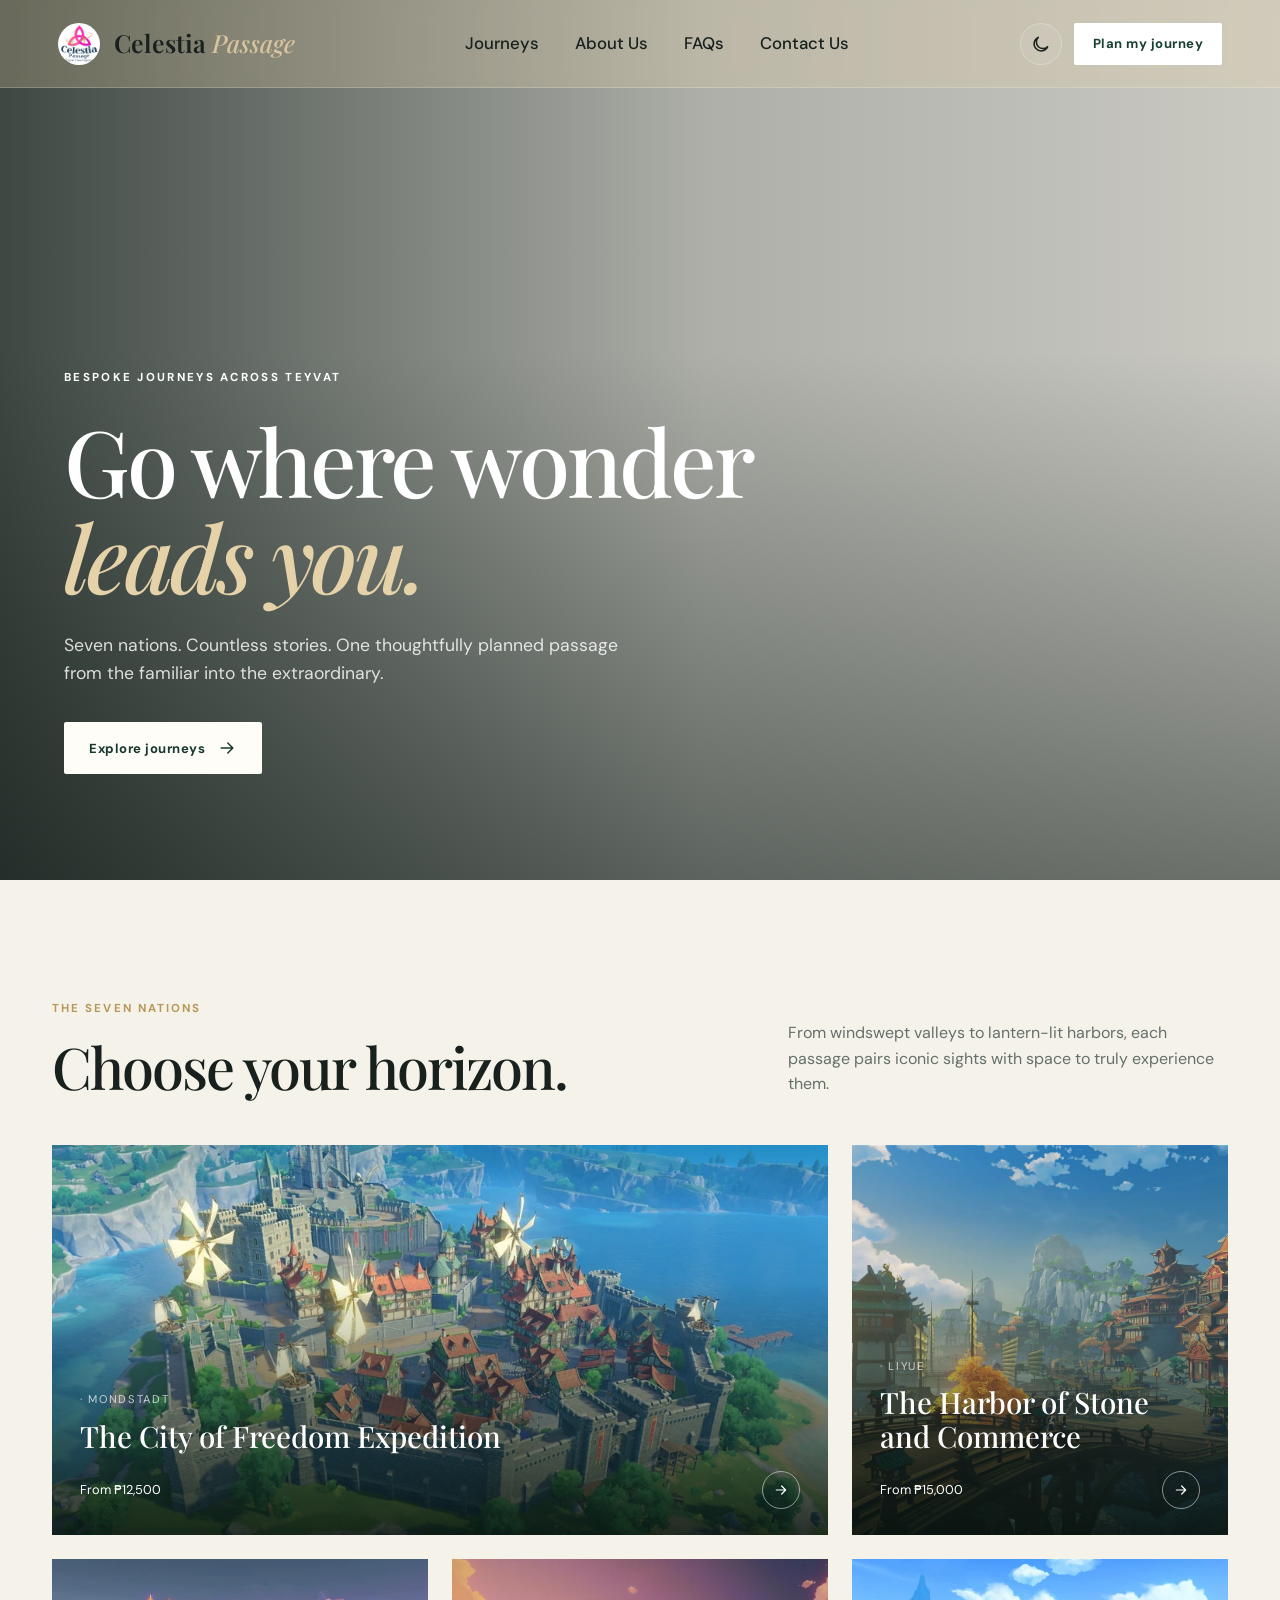
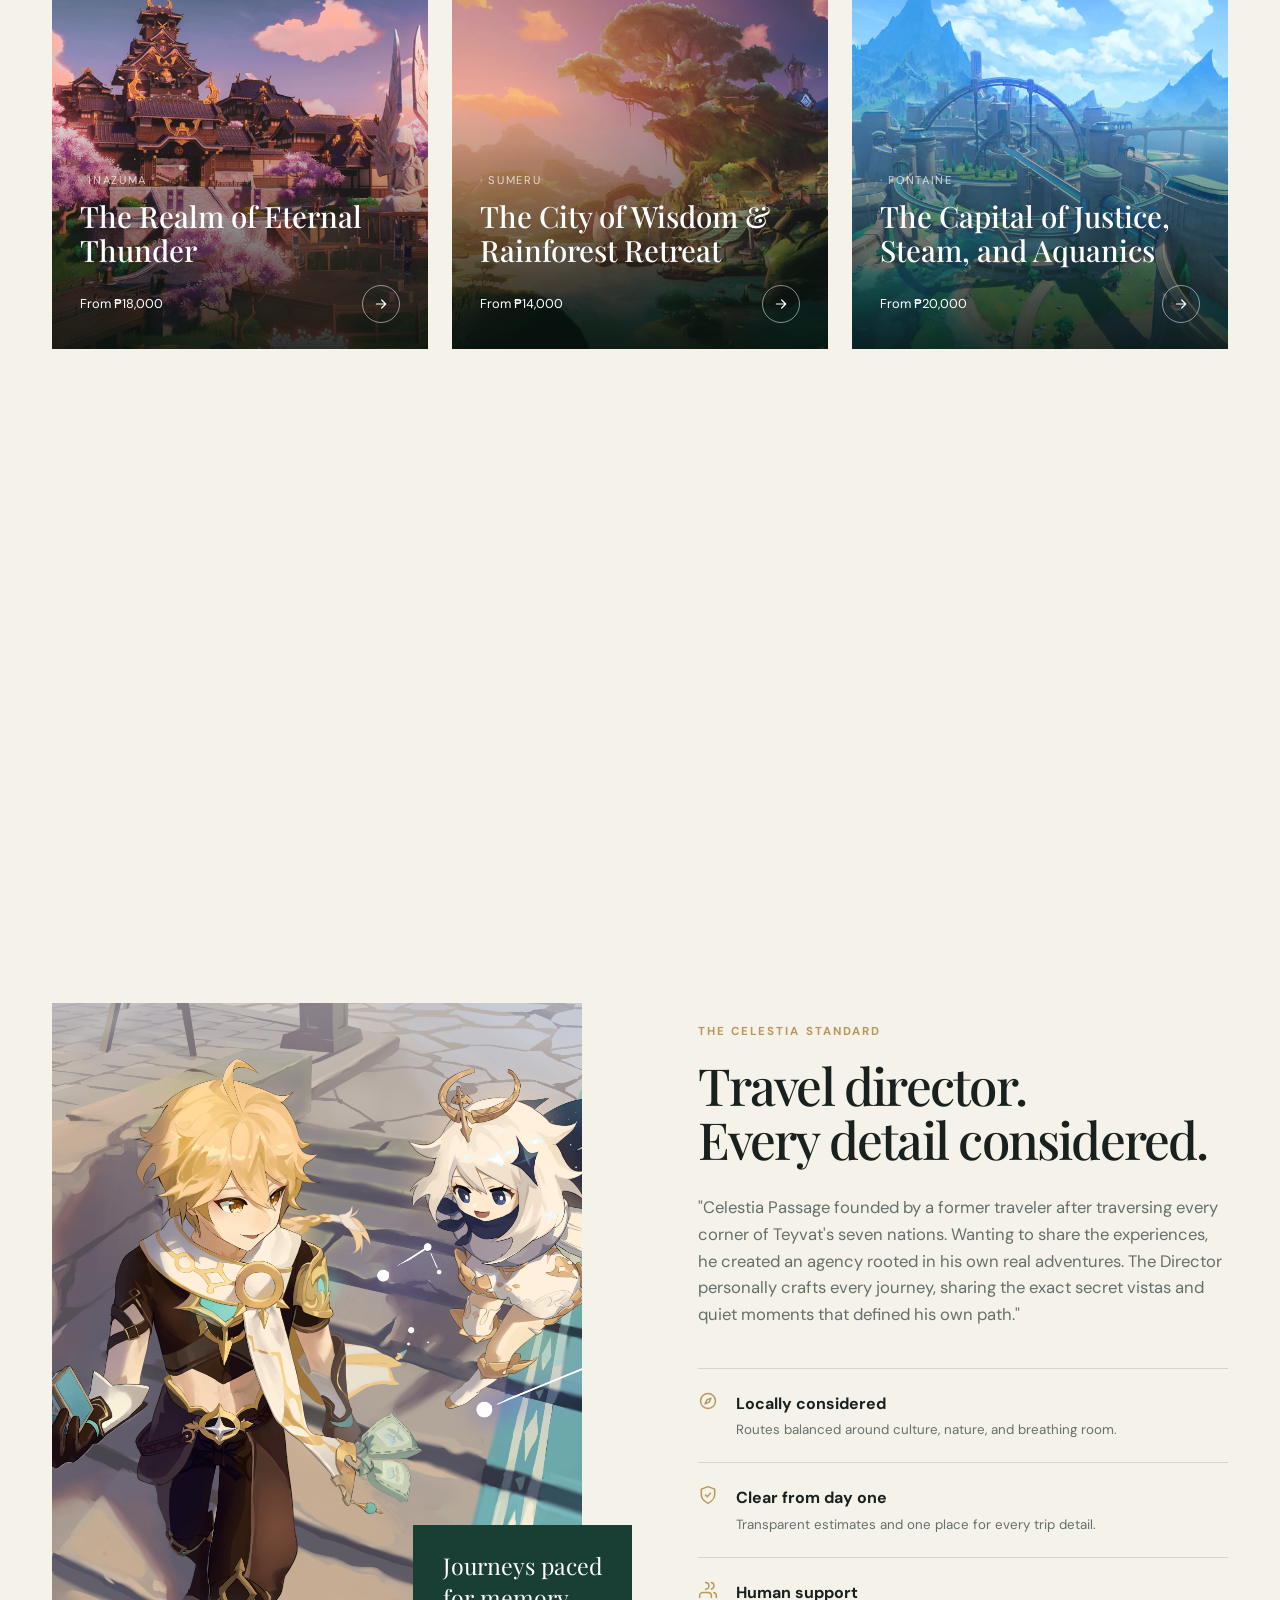
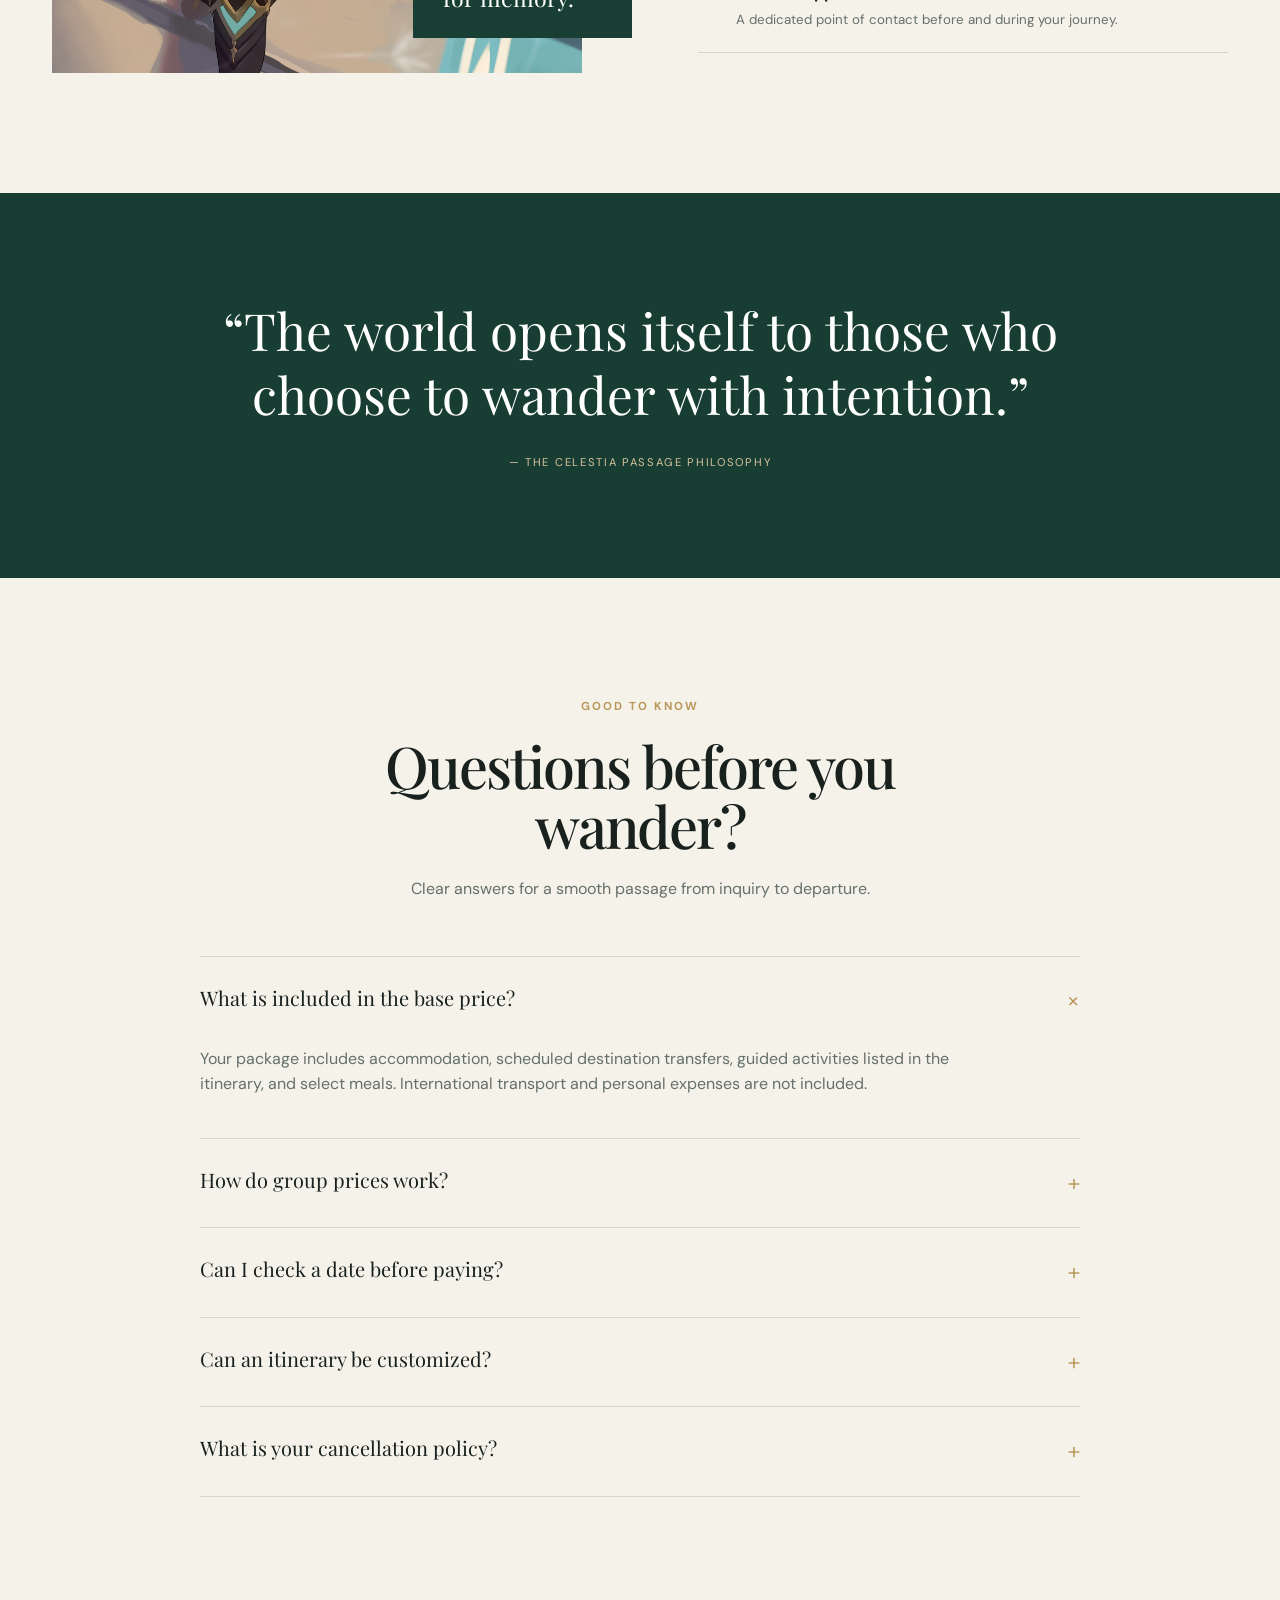
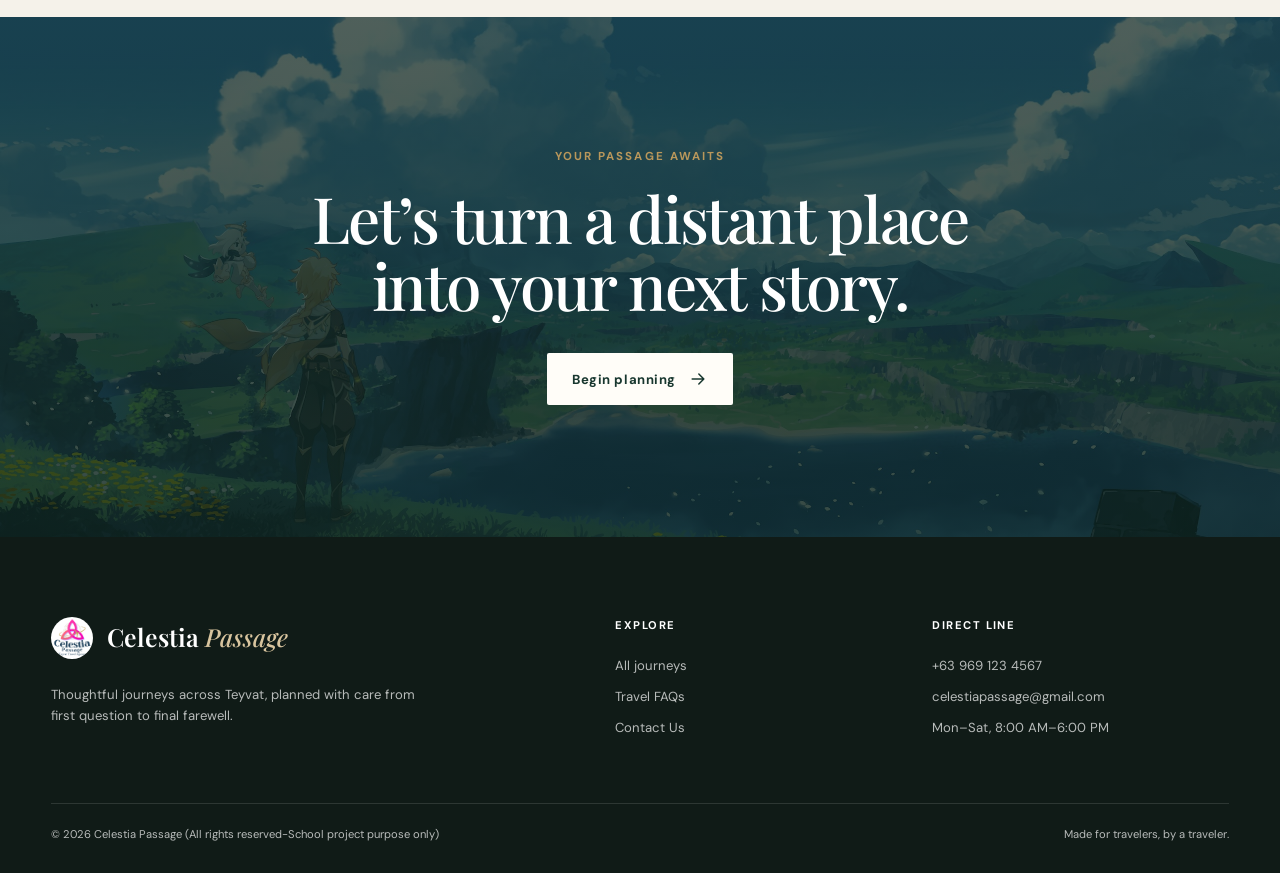
<file: CelestiaPassage/templates/index.html>
<!doctype html>
<html lang="en">
  <head>
    <meta charset="UTF-8" />
    <meta name="viewport" content="width=device-width, initial-scale=1.0" />
    <meta name="description" content="Curated journeys across the seven nations of Teyvat with Celestia Passage." />
    <title>Celestia Passage - Journeys Beyond the Horizon</title>
    <link rel="icon" type="image/png" href="../static/images/CPlogom.png">
    <link rel="preconnect" href="https://fonts.googleapis.com" />
    <link rel="preconnect" href="https://fonts.gstatic.com" crossorigin />
    <link href="https://fonts.googleapis.com/css2?family=DM+Sans:wght@400;500;600;700&family=Playfair+Display:wght@500;600&display=swap" rel="stylesheet" />
    <link rel="stylesheet" href="../static/css/styles.css" />
    <script type="module" src="../static/js/script.js"></script>
  </head>
  <body data-page="home">
    <div id="app"></div>
  </body>
</html>
</file>
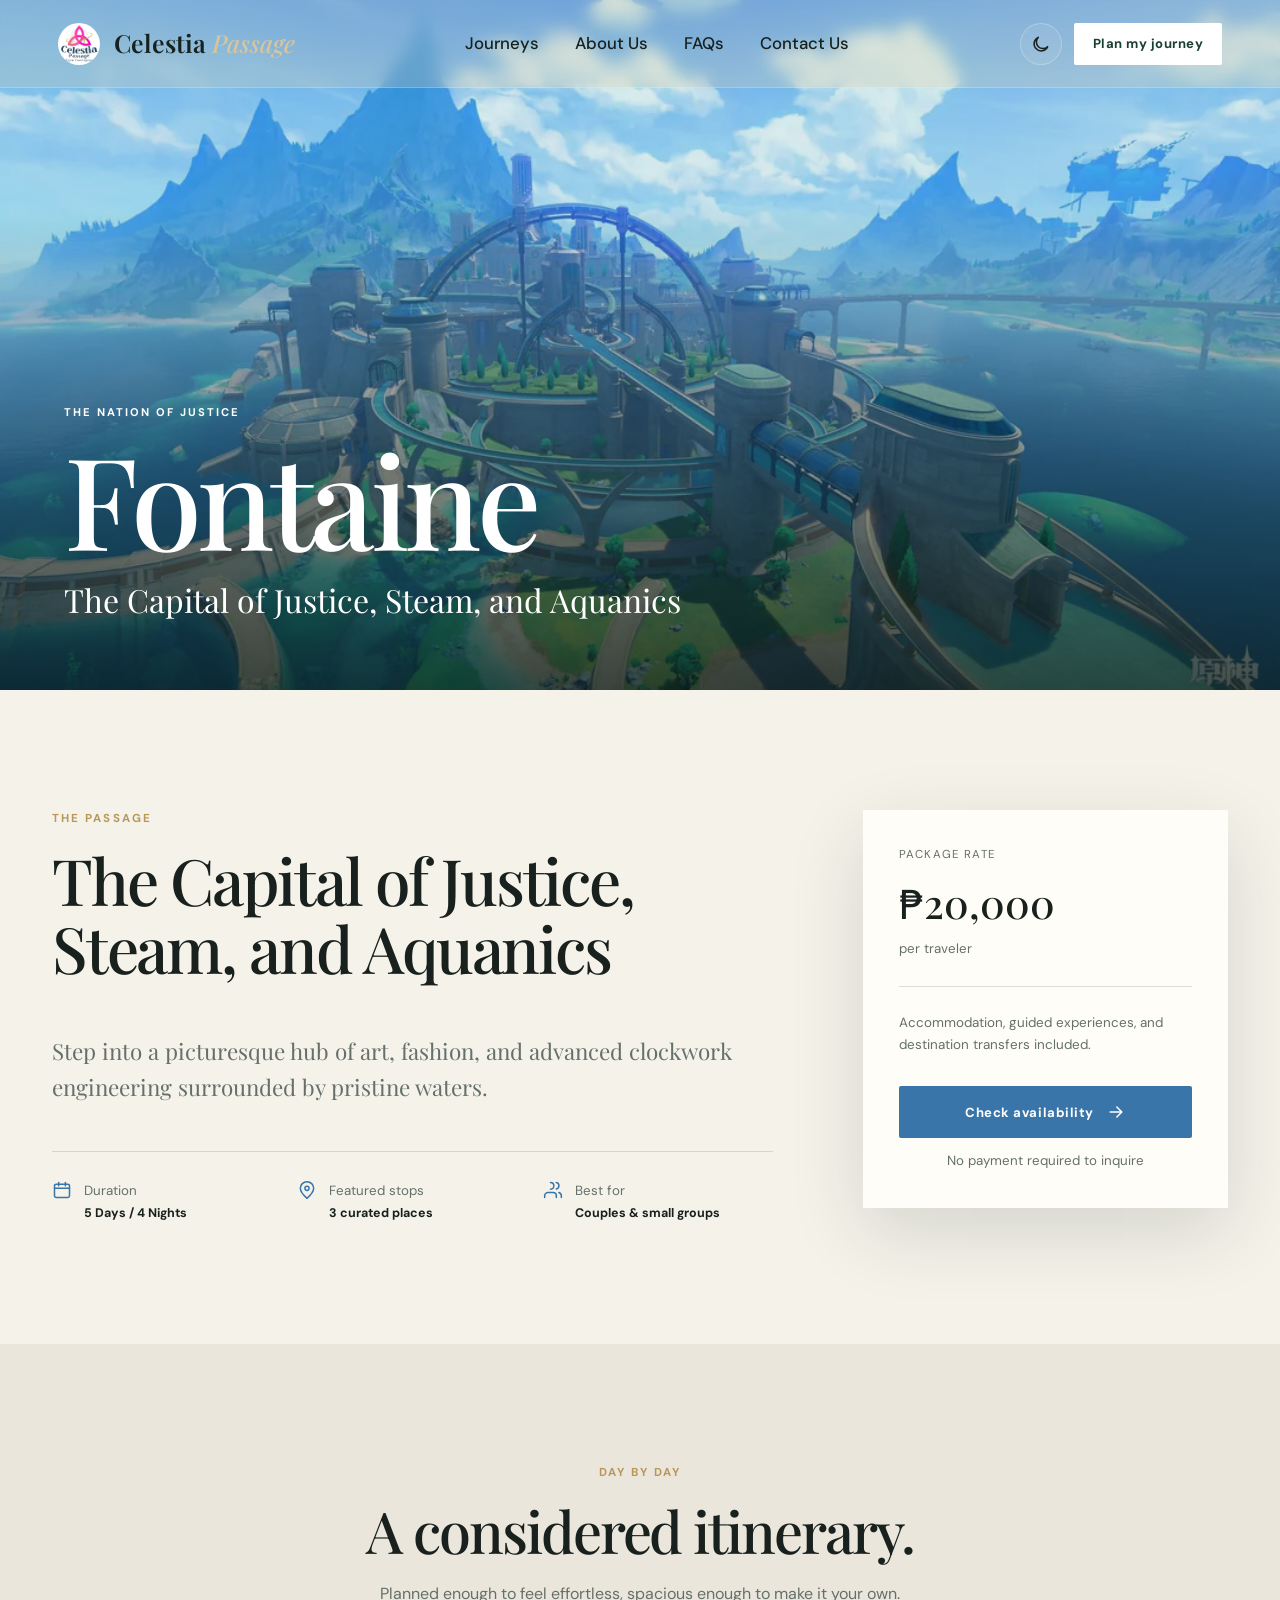
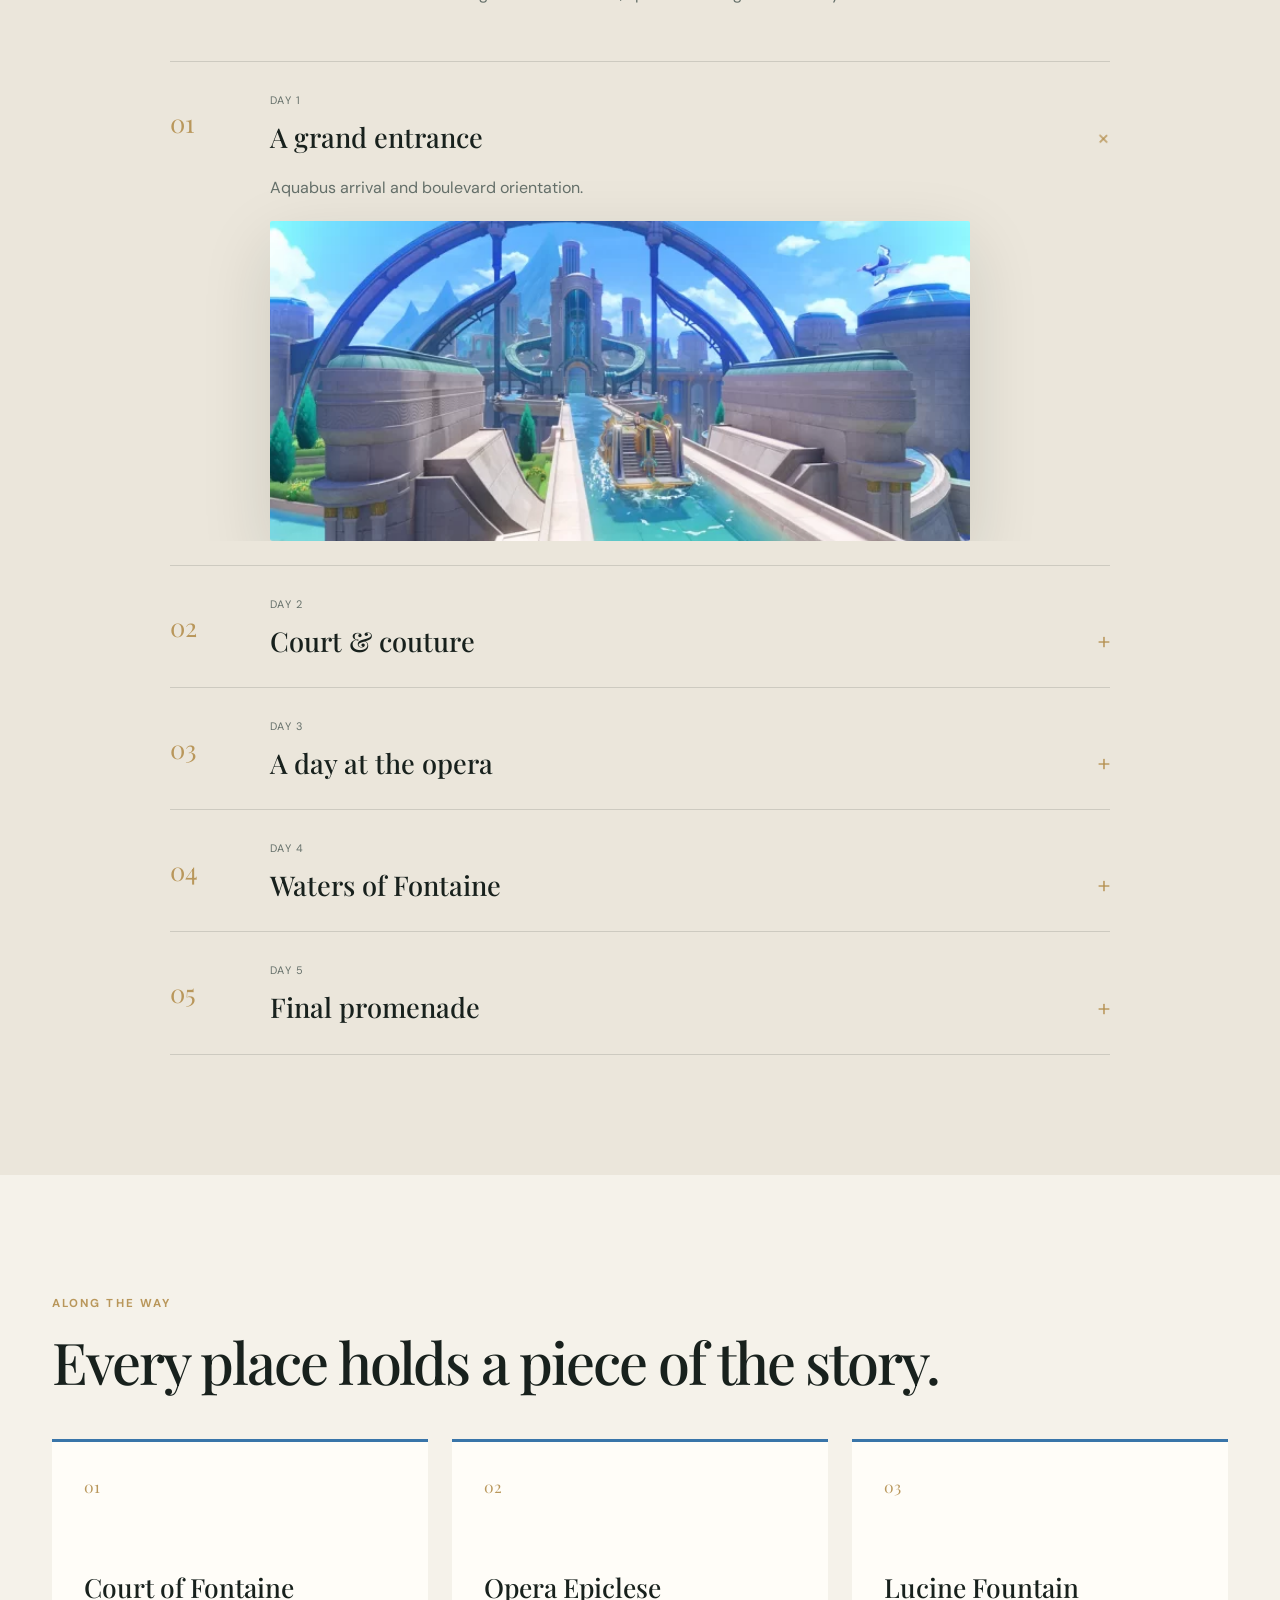
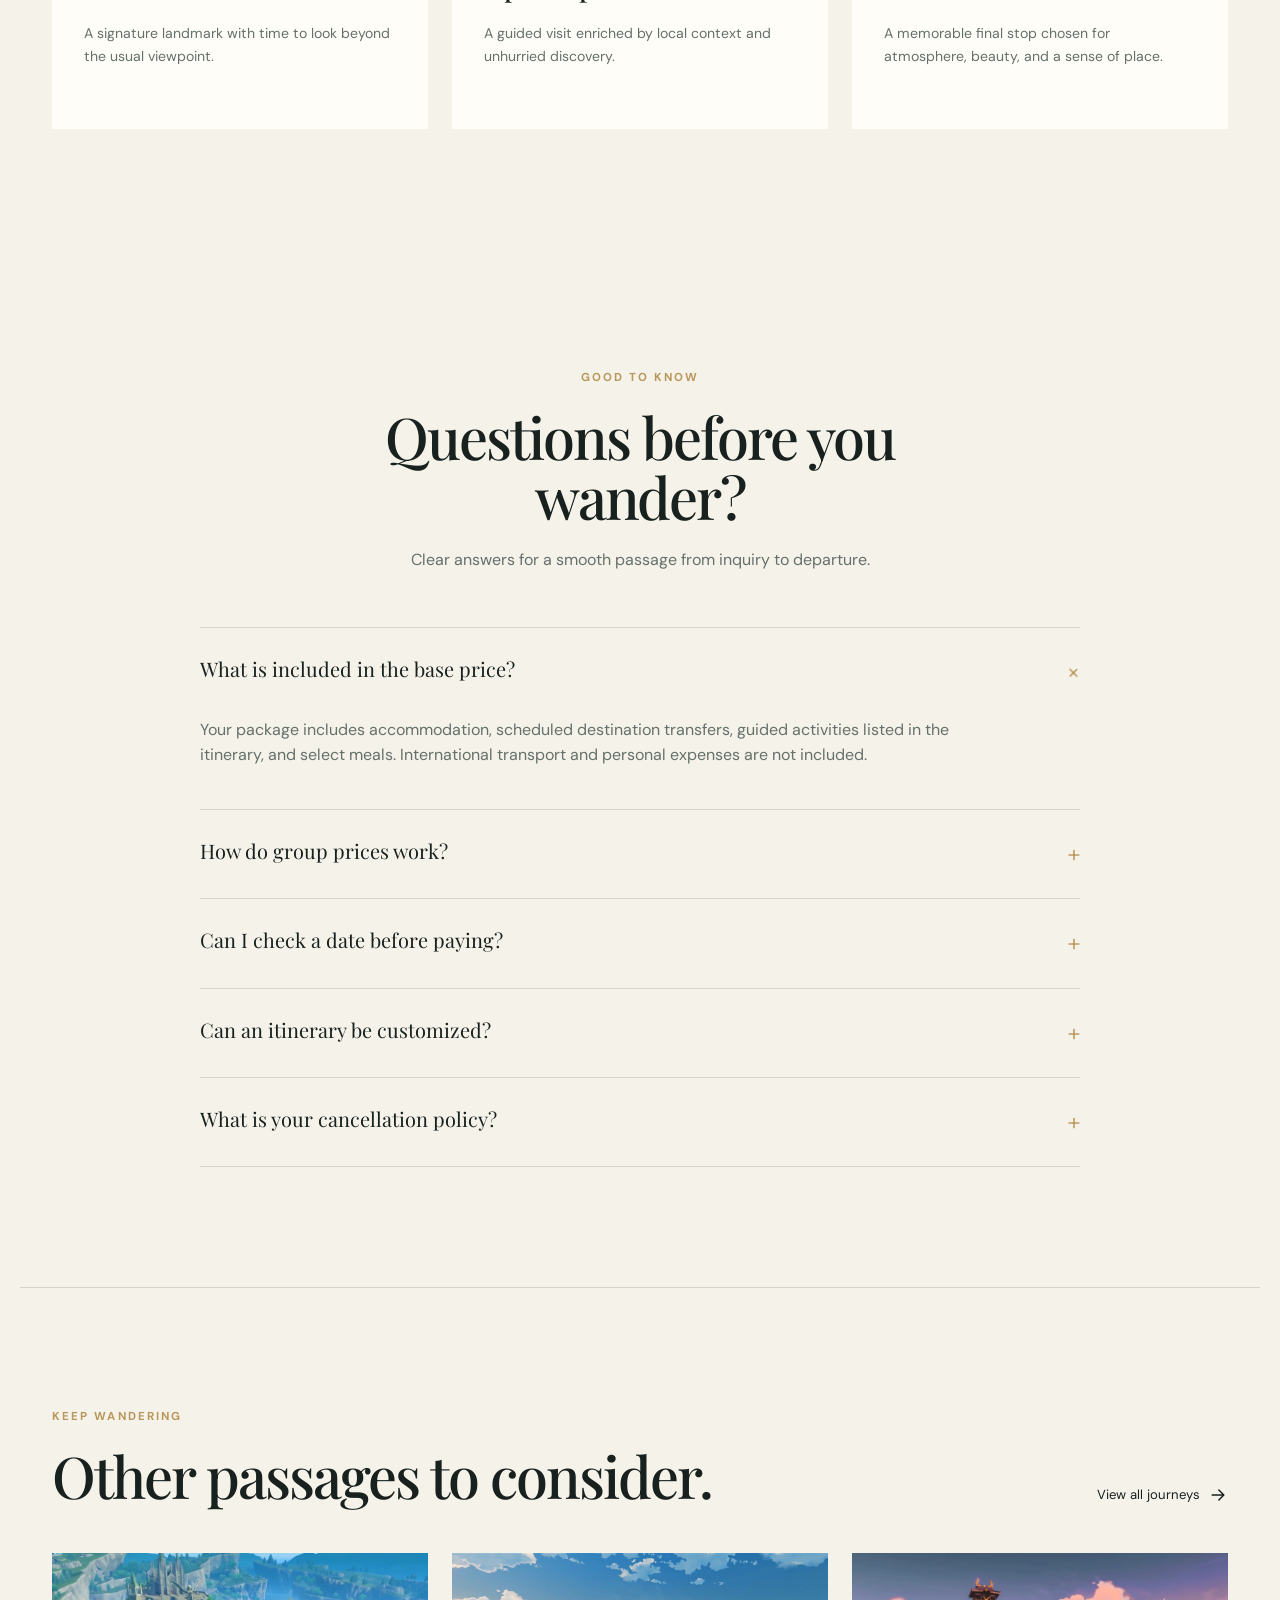
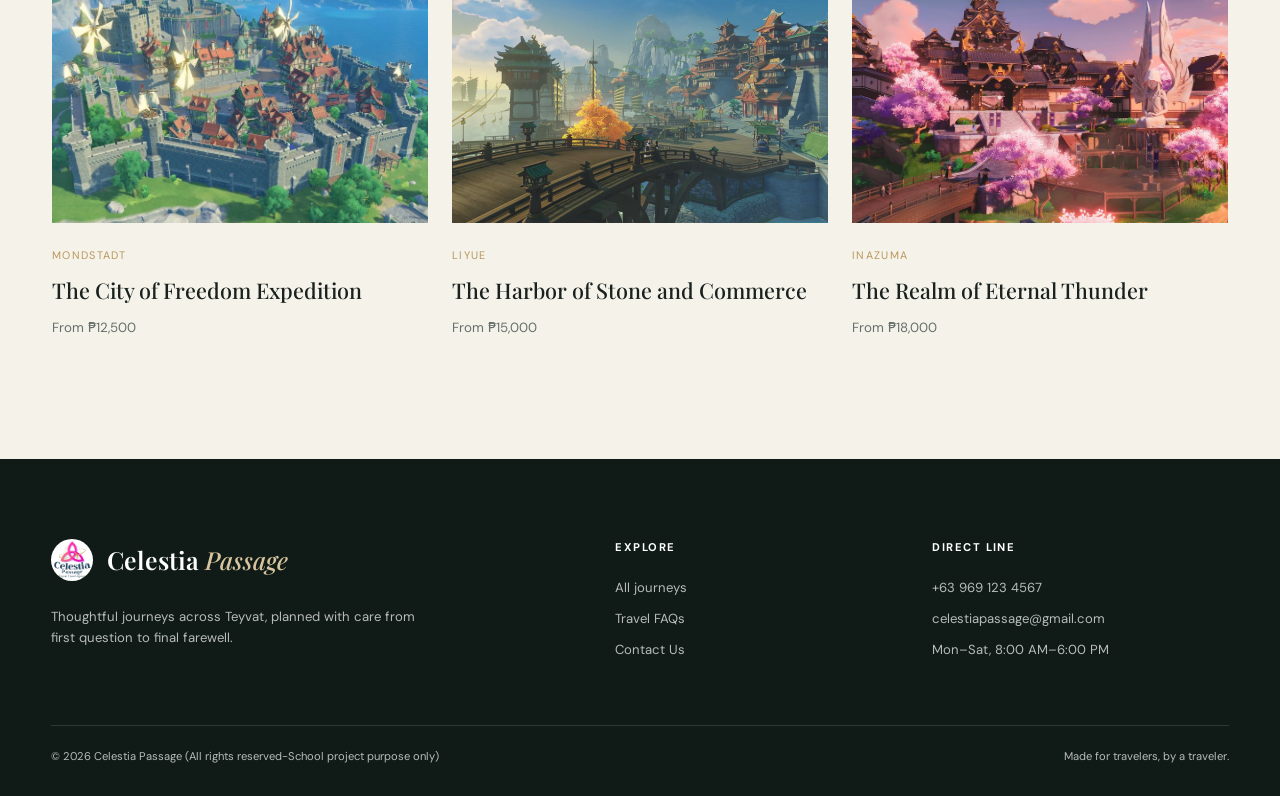
<file: CelestiaPassage/templates/fontaine.html>
<!doctype html>
<html lang="en">
  <head>
    <meta charset="UTF-8" />
    <meta name="viewport" content="width=device-width, initial-scale=1.0" />
    <meta name="description" content="Explore Fontaine with Celestia Passage." />
    <title>Fontaine - Celestia Passage</title>
    <link rel="icon" type="image/png" href="../static/images/CPlogom.png">
    <link rel="preconnect" href="https://fonts.googleapis.com" />
    <link rel="preconnect" href="https://fonts.gstatic.com" crossorigin />
    <link href="https://fonts.googleapis.com/css2?family=DM+Sans:wght@400;500;600;700&family=Playfair+Display:wght@500;600&display=swap" rel="stylesheet" />
    <link rel="stylesheet" href="../static/css/styles.css" />
    <script type="module" src="../static/js/script.js"></script>
  </head>
  <body data-page="nation" data-nation="fontaine">
    <div id="app"></div>
  </body>
</html>
</file>
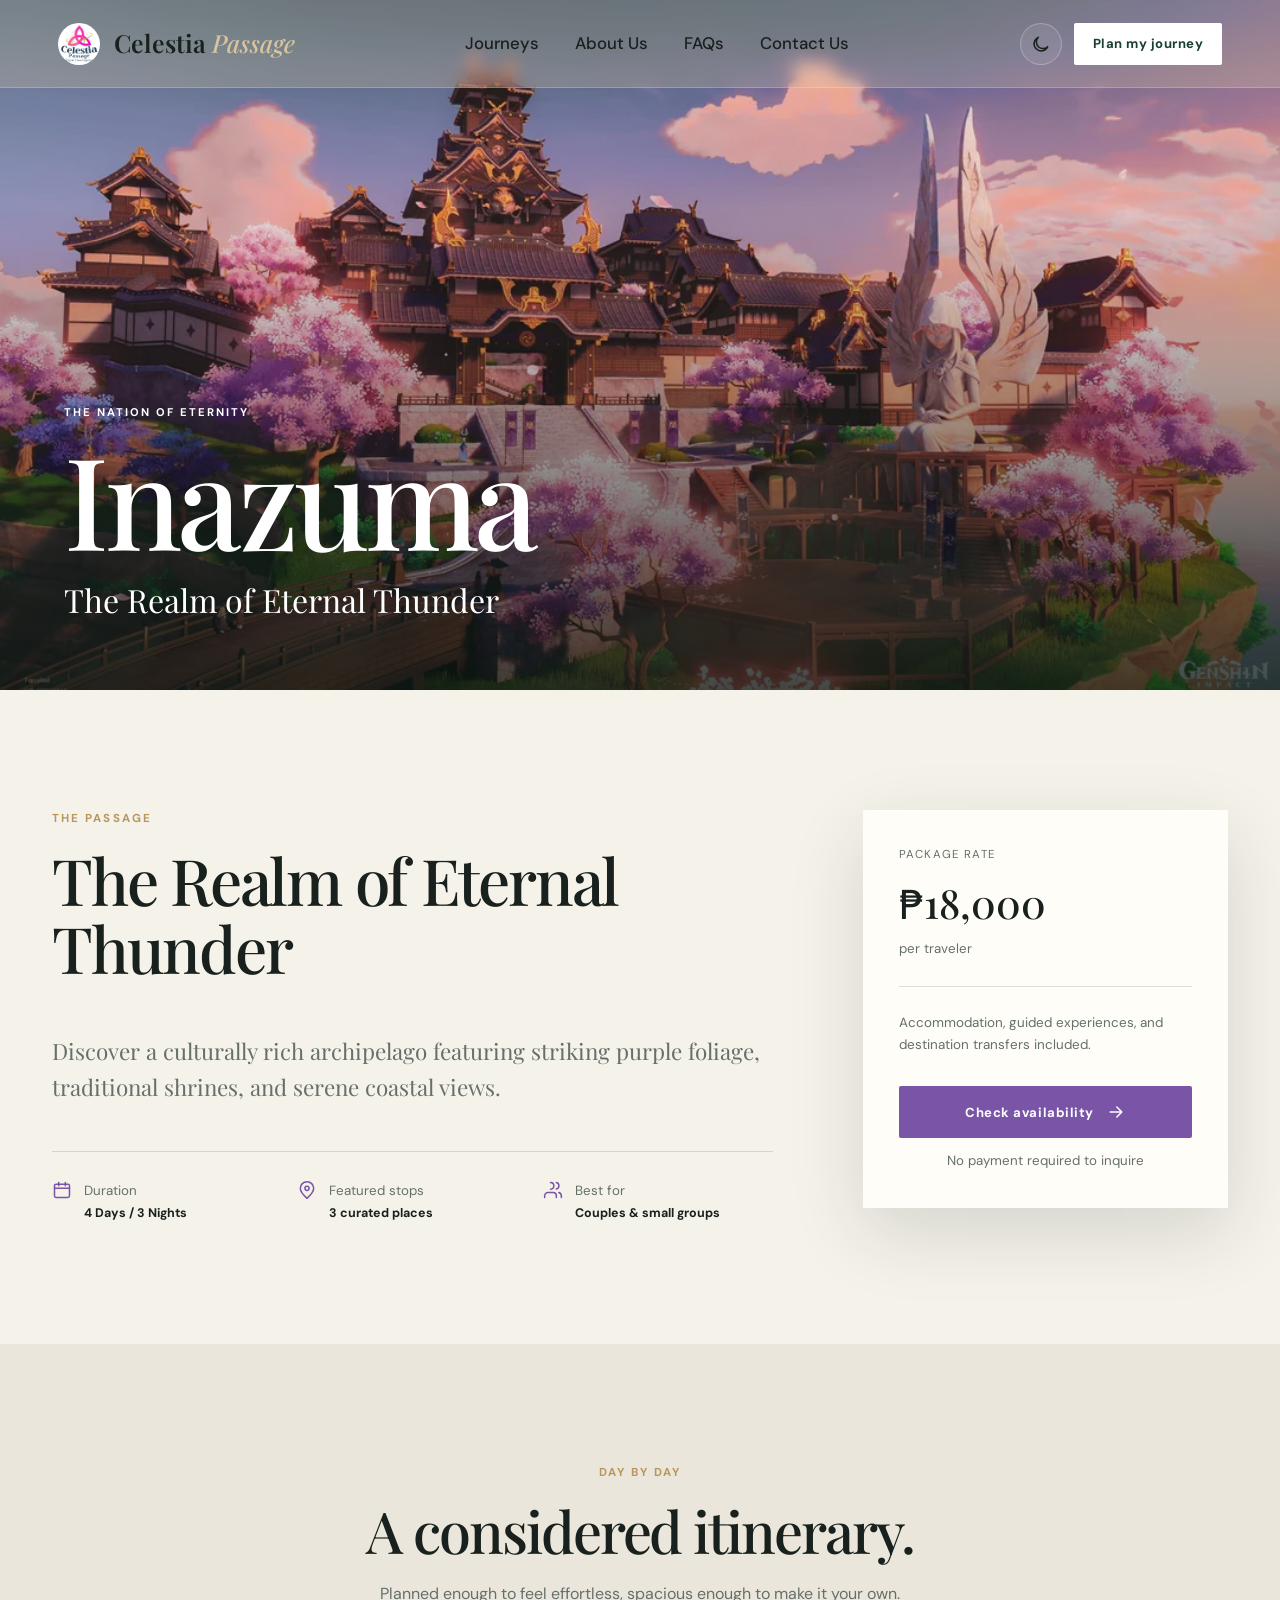
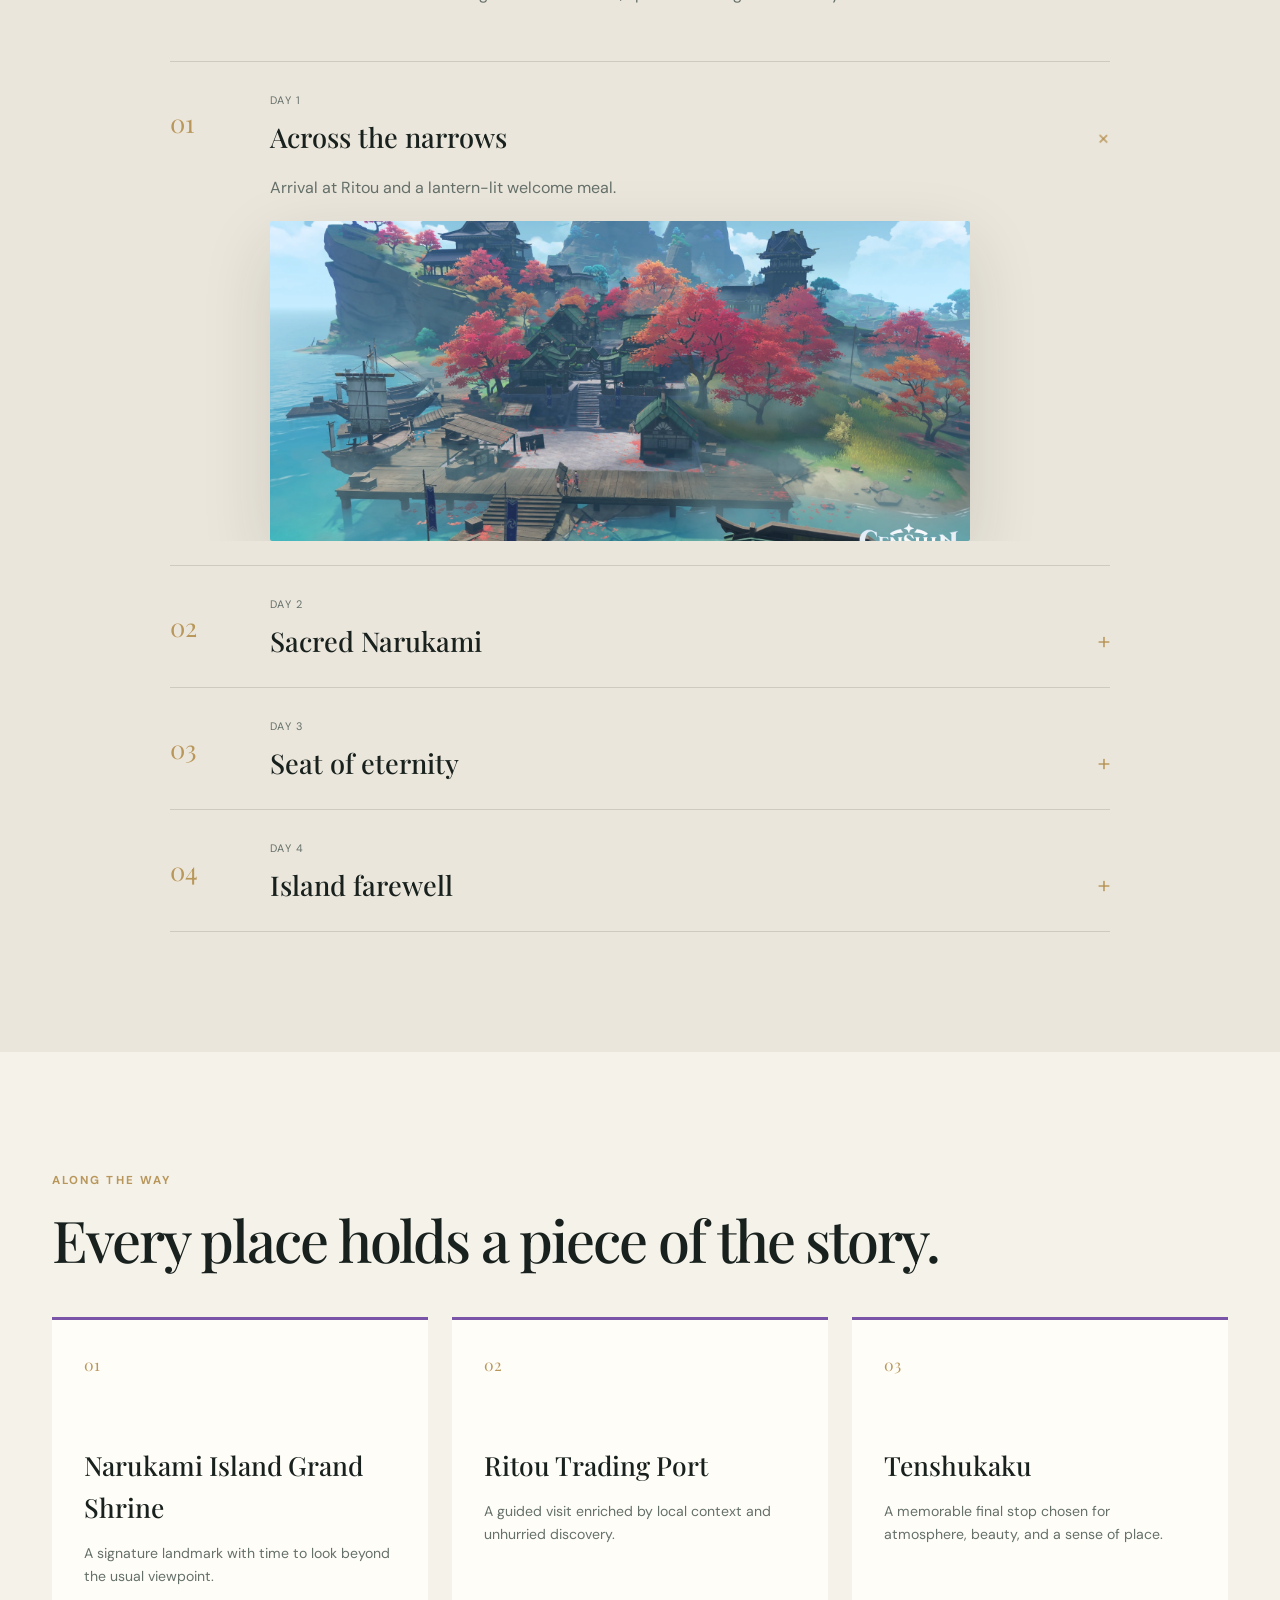
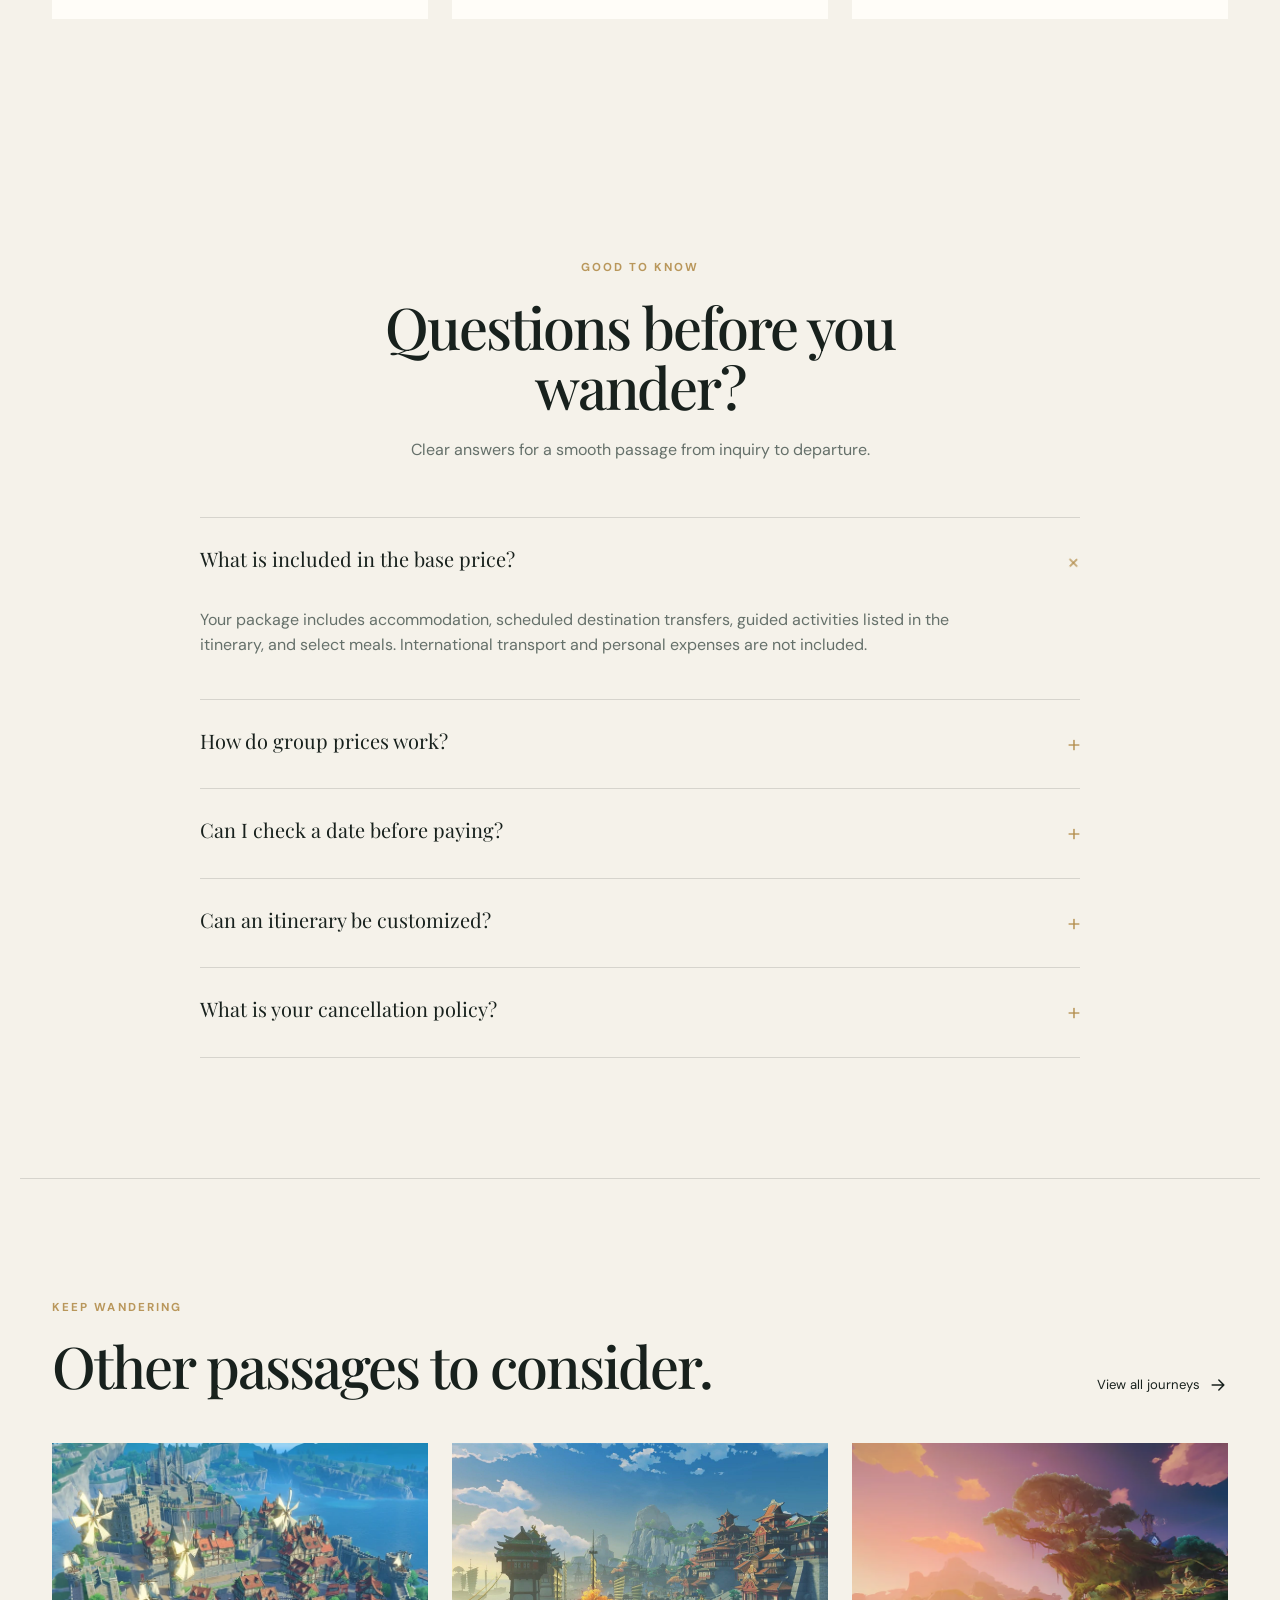
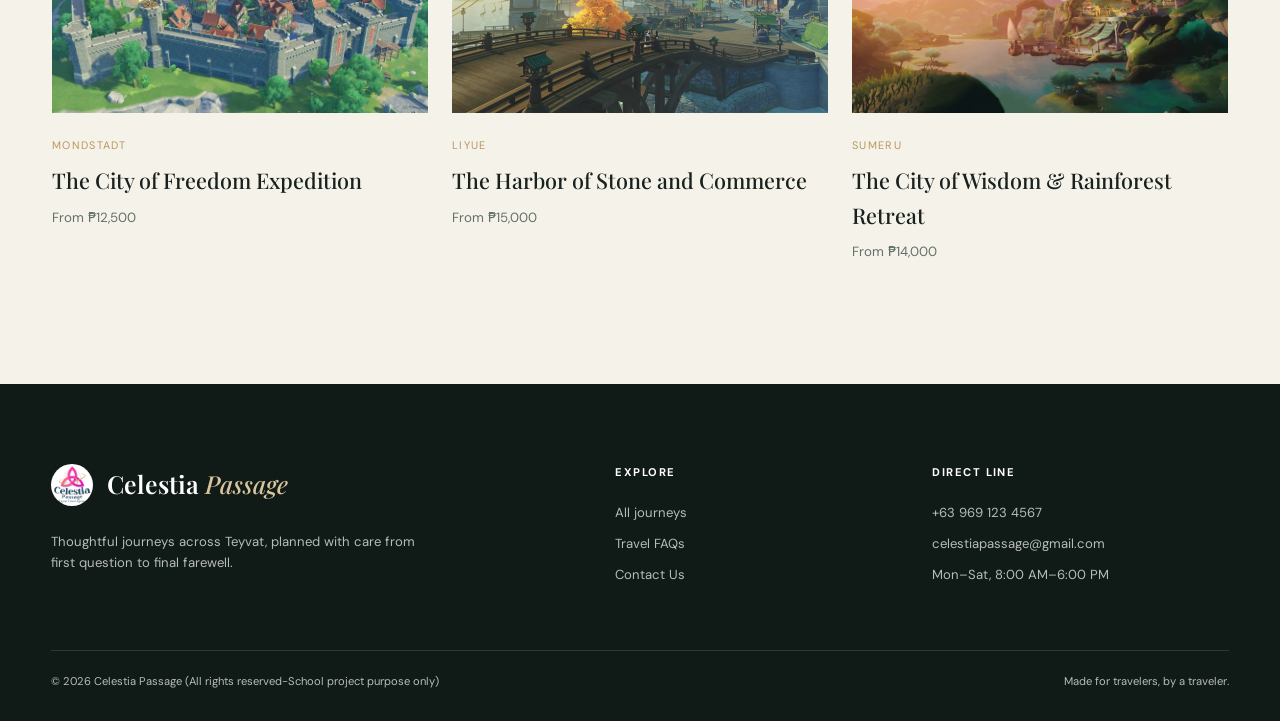
<file: CelestiaPassage/templates/inazuma.html>
<!doctype html>
<html lang="en">
  <head>
    <meta charset="UTF-8" />
    <meta name="viewport" content="width=device-width, initial-scale=1.0" />
    <meta name="description" content="Explore Inazuma with Celestia Passage." />
    <title>Inazuma - Celestia Passage</title>
    <link rel="icon" type="image/png" href="../static/images/CPlogom.png">
    <link rel="preconnect" href="https://fonts.googleapis.com" />
    <link rel="preconnect" href="https://fonts.gstatic.com" crossorigin />
    <link href="https://fonts.googleapis.com/css2?family=DM+Sans:wght@400;500;600;700&family=Playfair+Display:wght@500;600&display=swap" rel="stylesheet" />
    <link rel="stylesheet" href="../static/css/styles.css" />
    <script type="module" src="../static/js/script.js"></script>
  </head>
  <body data-page="nation" data-nation="inazuma">
    <div id="app"></div>
  </body>
</html>
</file>
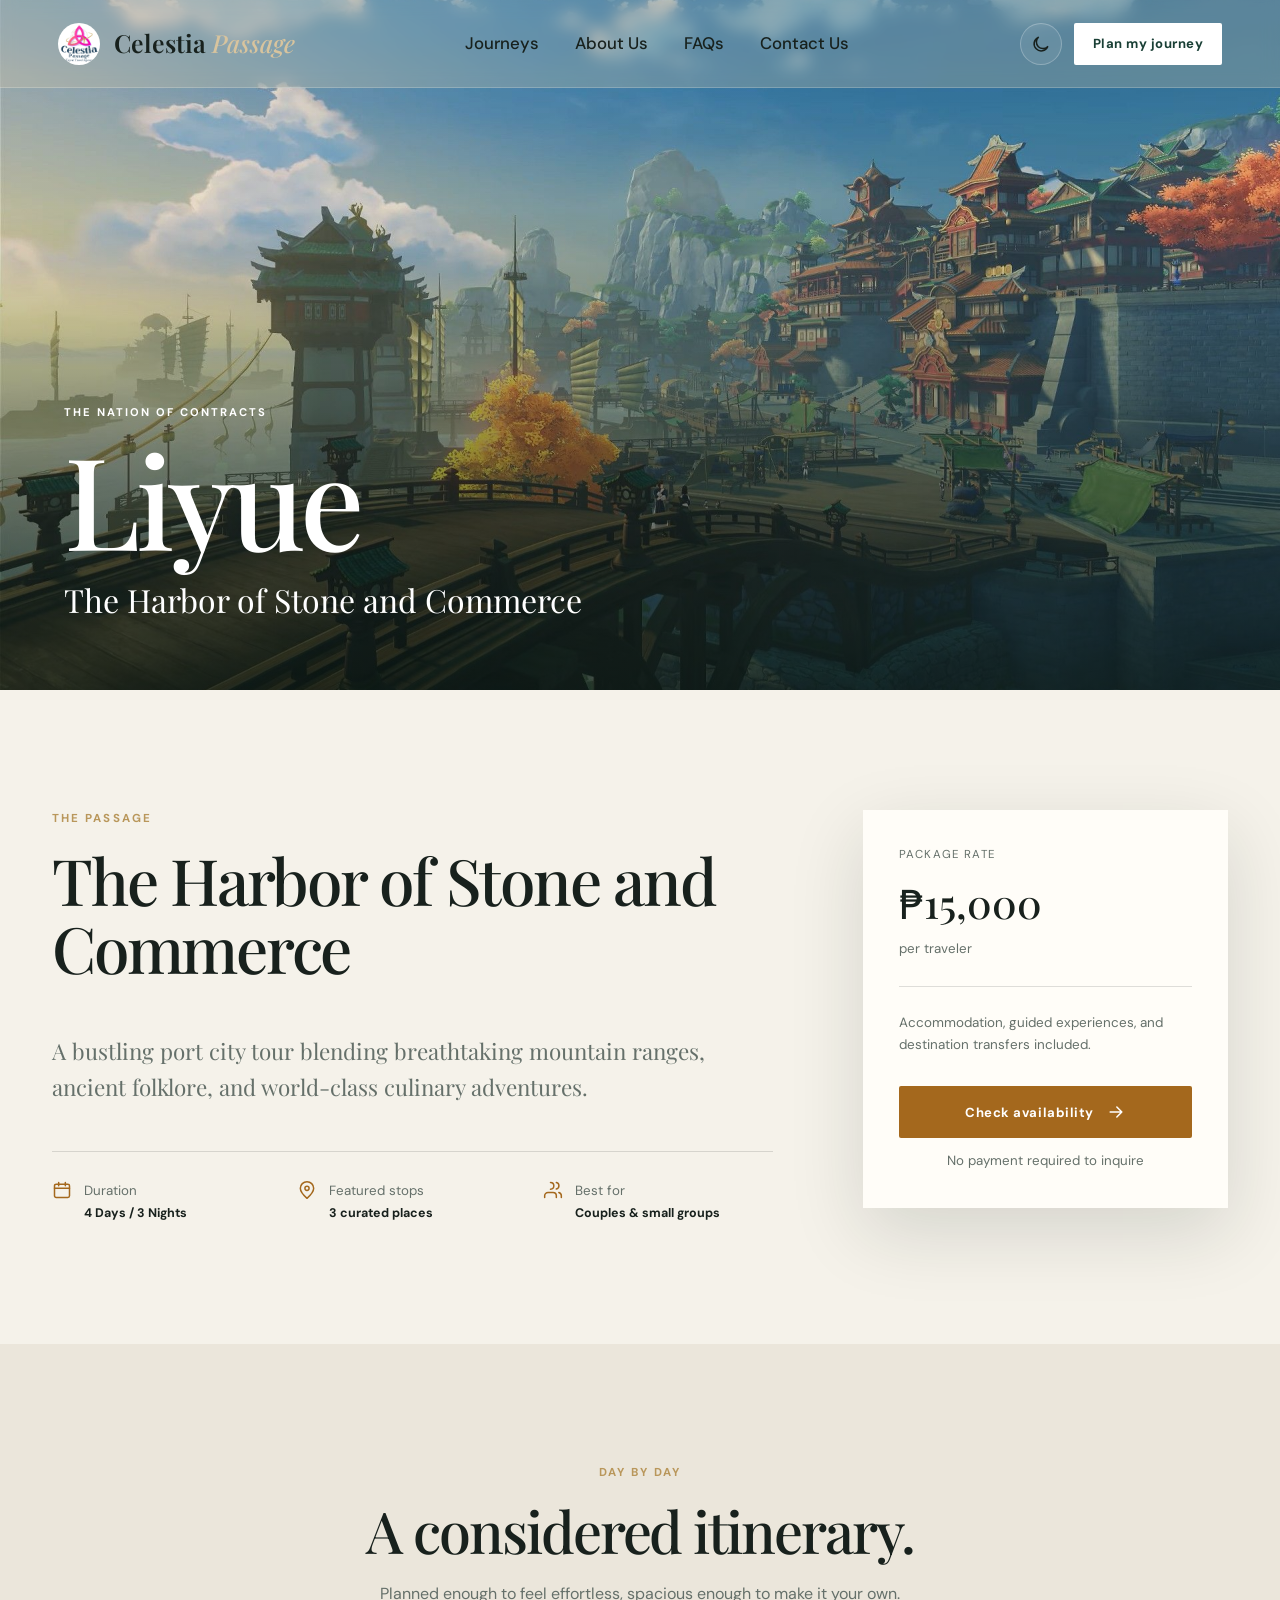
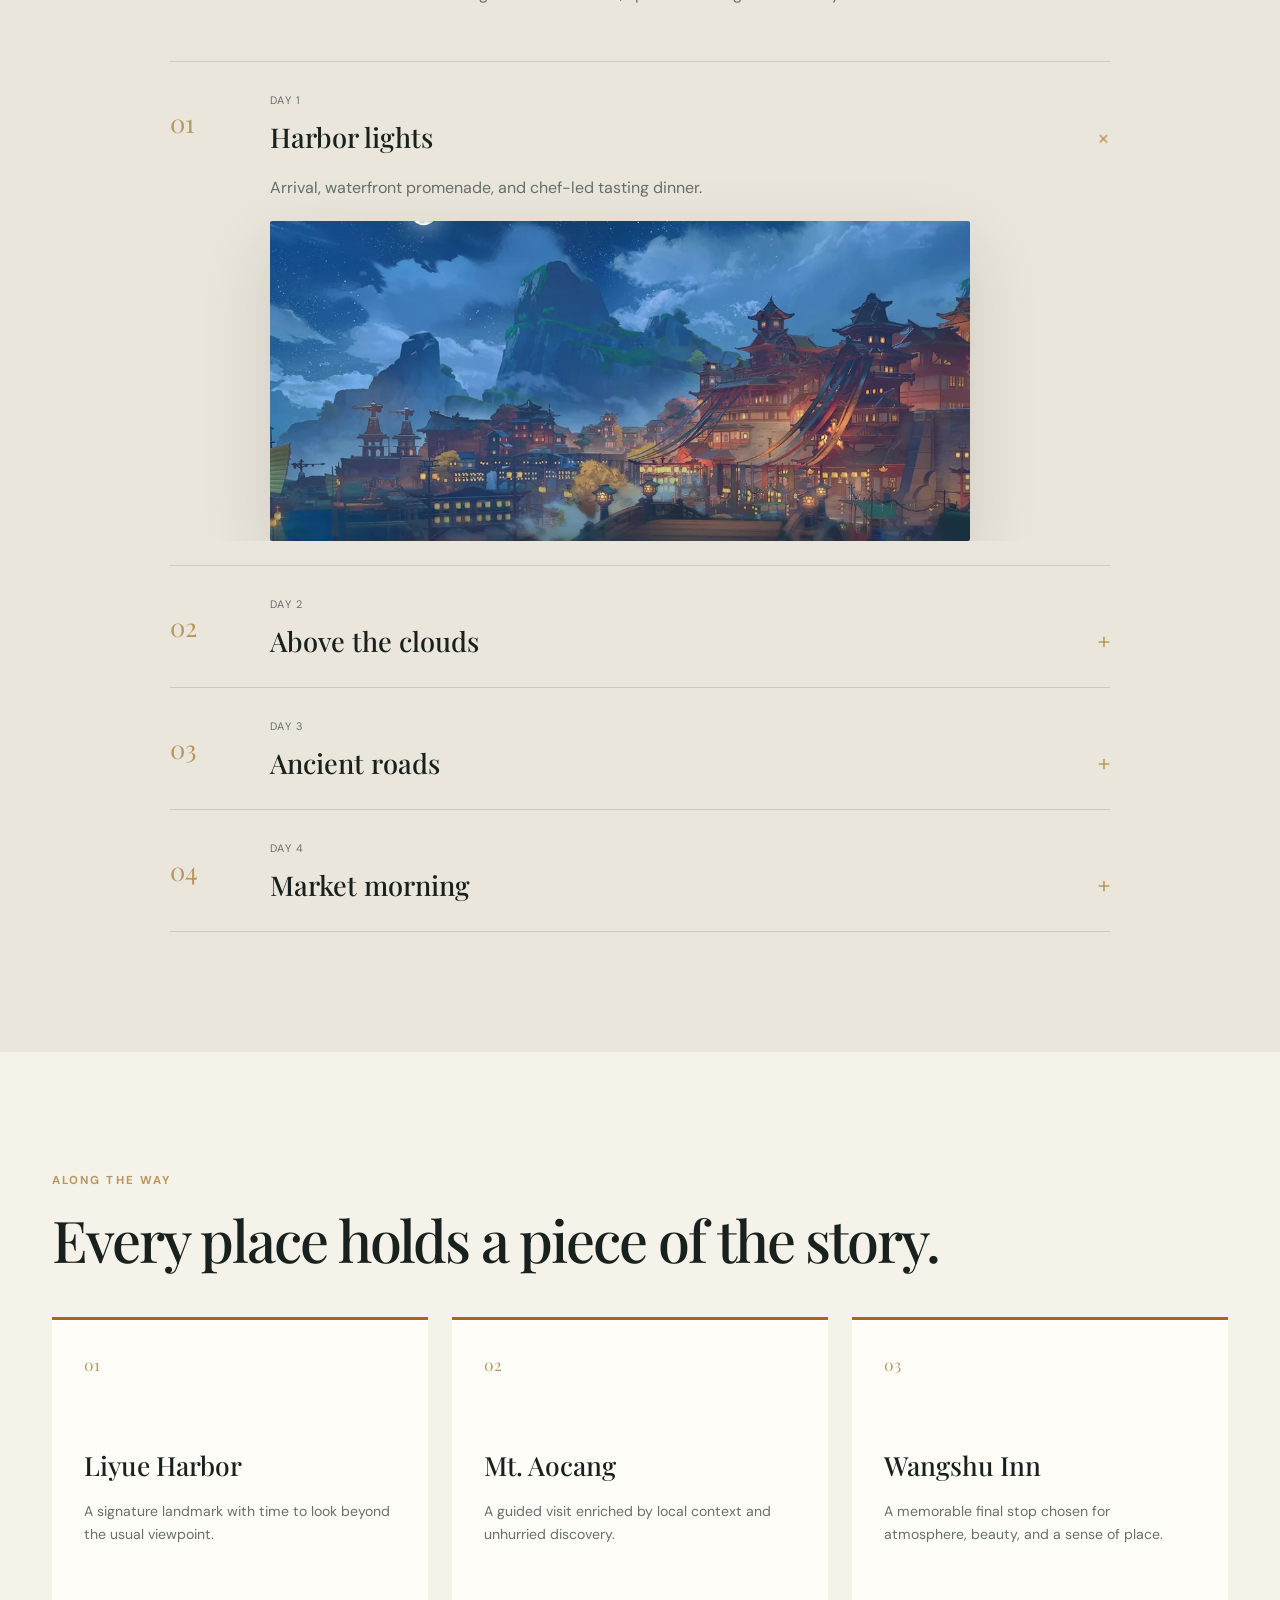
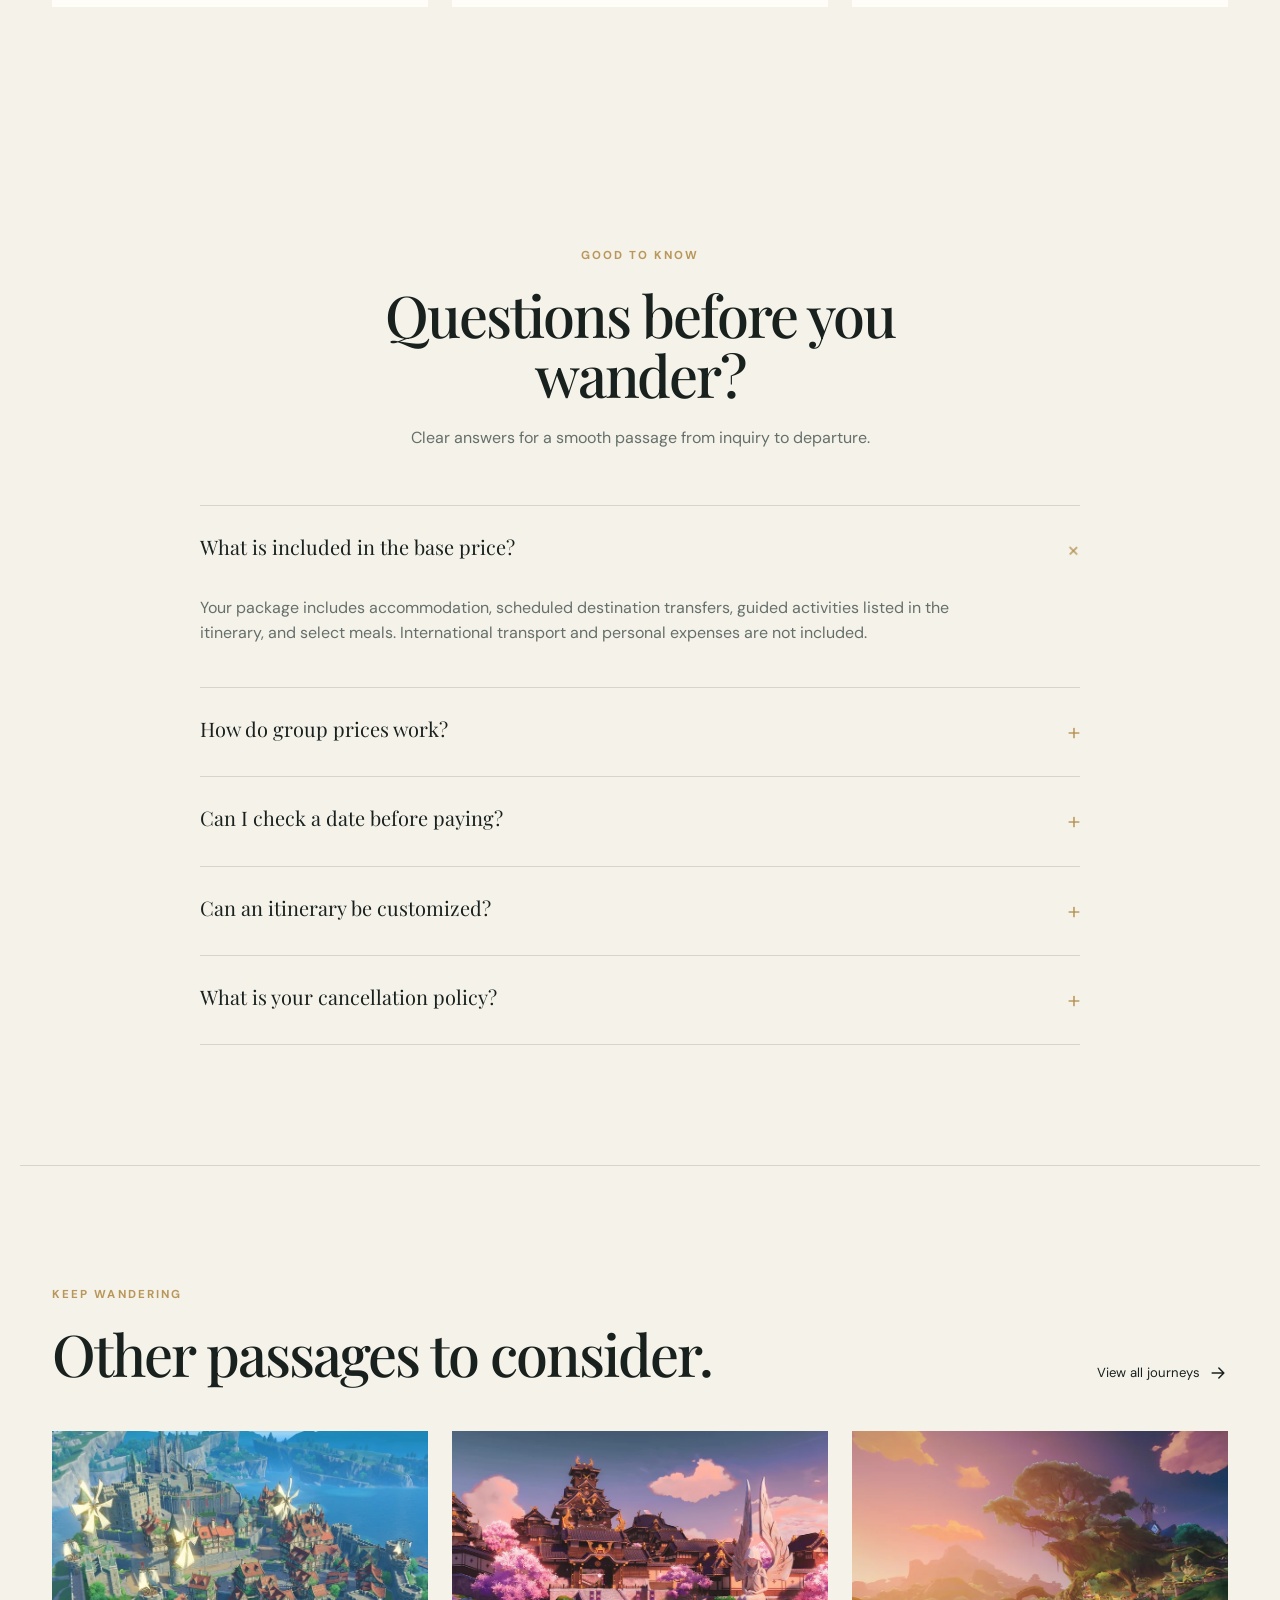
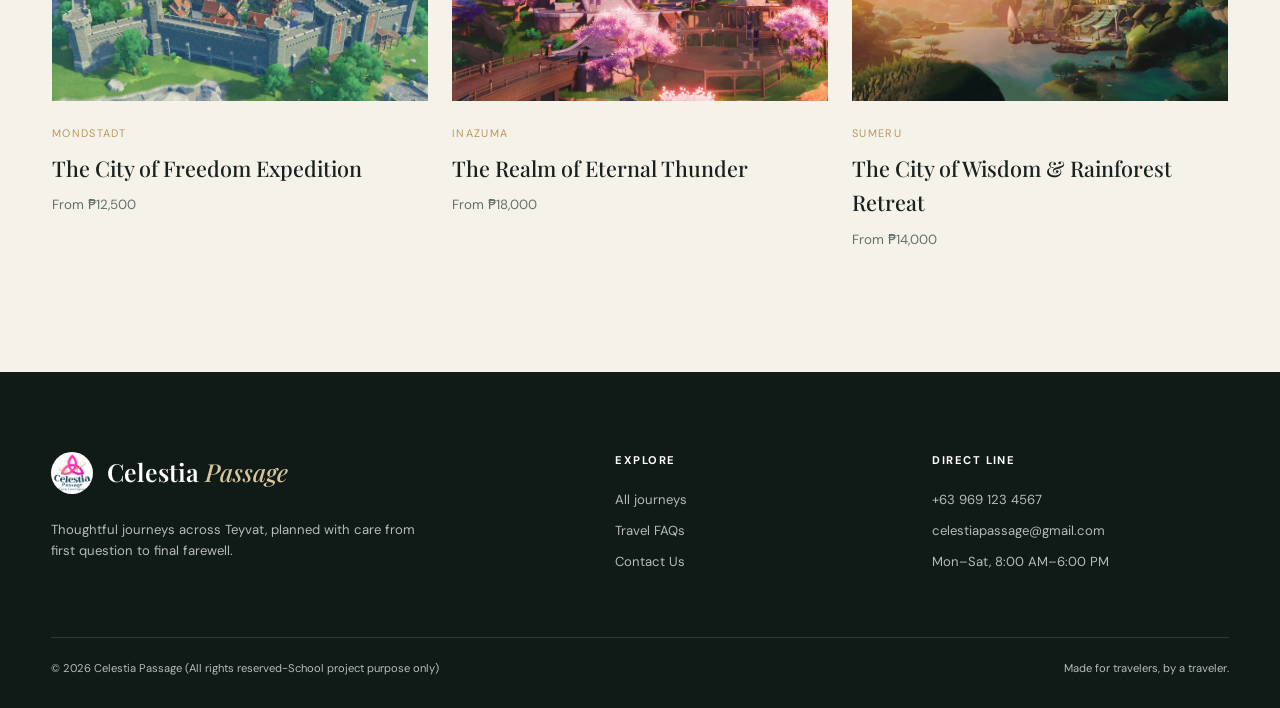
<file: CelestiaPassage/templates/liyue.html>
<!doctype html>
<html lang="en">
  <head>
    <meta charset="UTF-8" />
    <meta name="viewport" content="width=device-width, initial-scale=1.0" />
    <meta name="description" content="Explore Liyue with Celestia Passage." />
    <title>Liyue - Celestia Passage</title>
    <link rel="icon" type="image/png" href="../static/images/CPlogom.png">
    <link rel="preconnect" href="https://fonts.googleapis.com" />
    <link rel="preconnect" href="https://fonts.gstatic.com" crossorigin />
    <link href="https://fonts.googleapis.com/css2?family=DM+Sans:wght@400;500;600;700&family=Playfair+Display:wght@500;600&display=swap" rel="stylesheet" />
    <link rel="stylesheet" href="../static/css/styles.css" />
    <script type="module" src="../static/js/script.js"></script>
  </head>
  <body data-page="nation" data-nation="liyue">
    <div id="app"></div>
  </body>
</html>
</file>
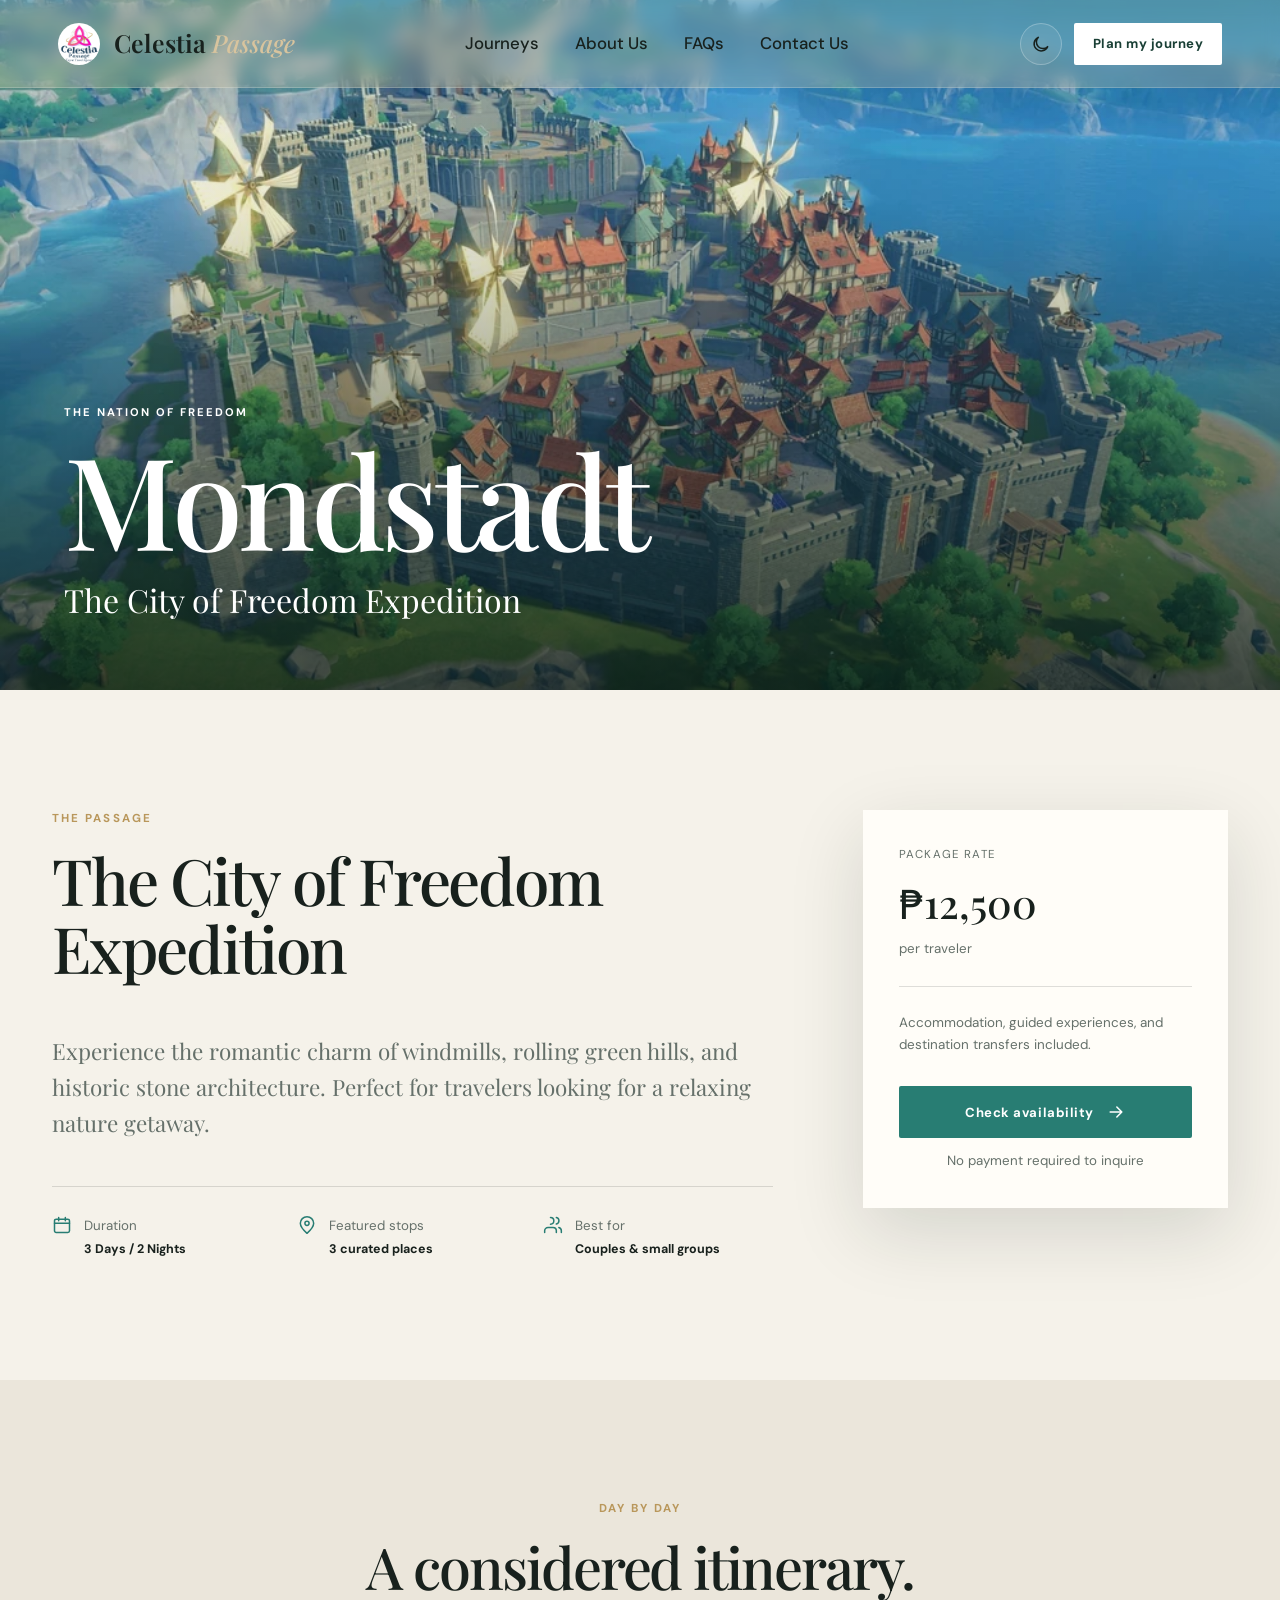
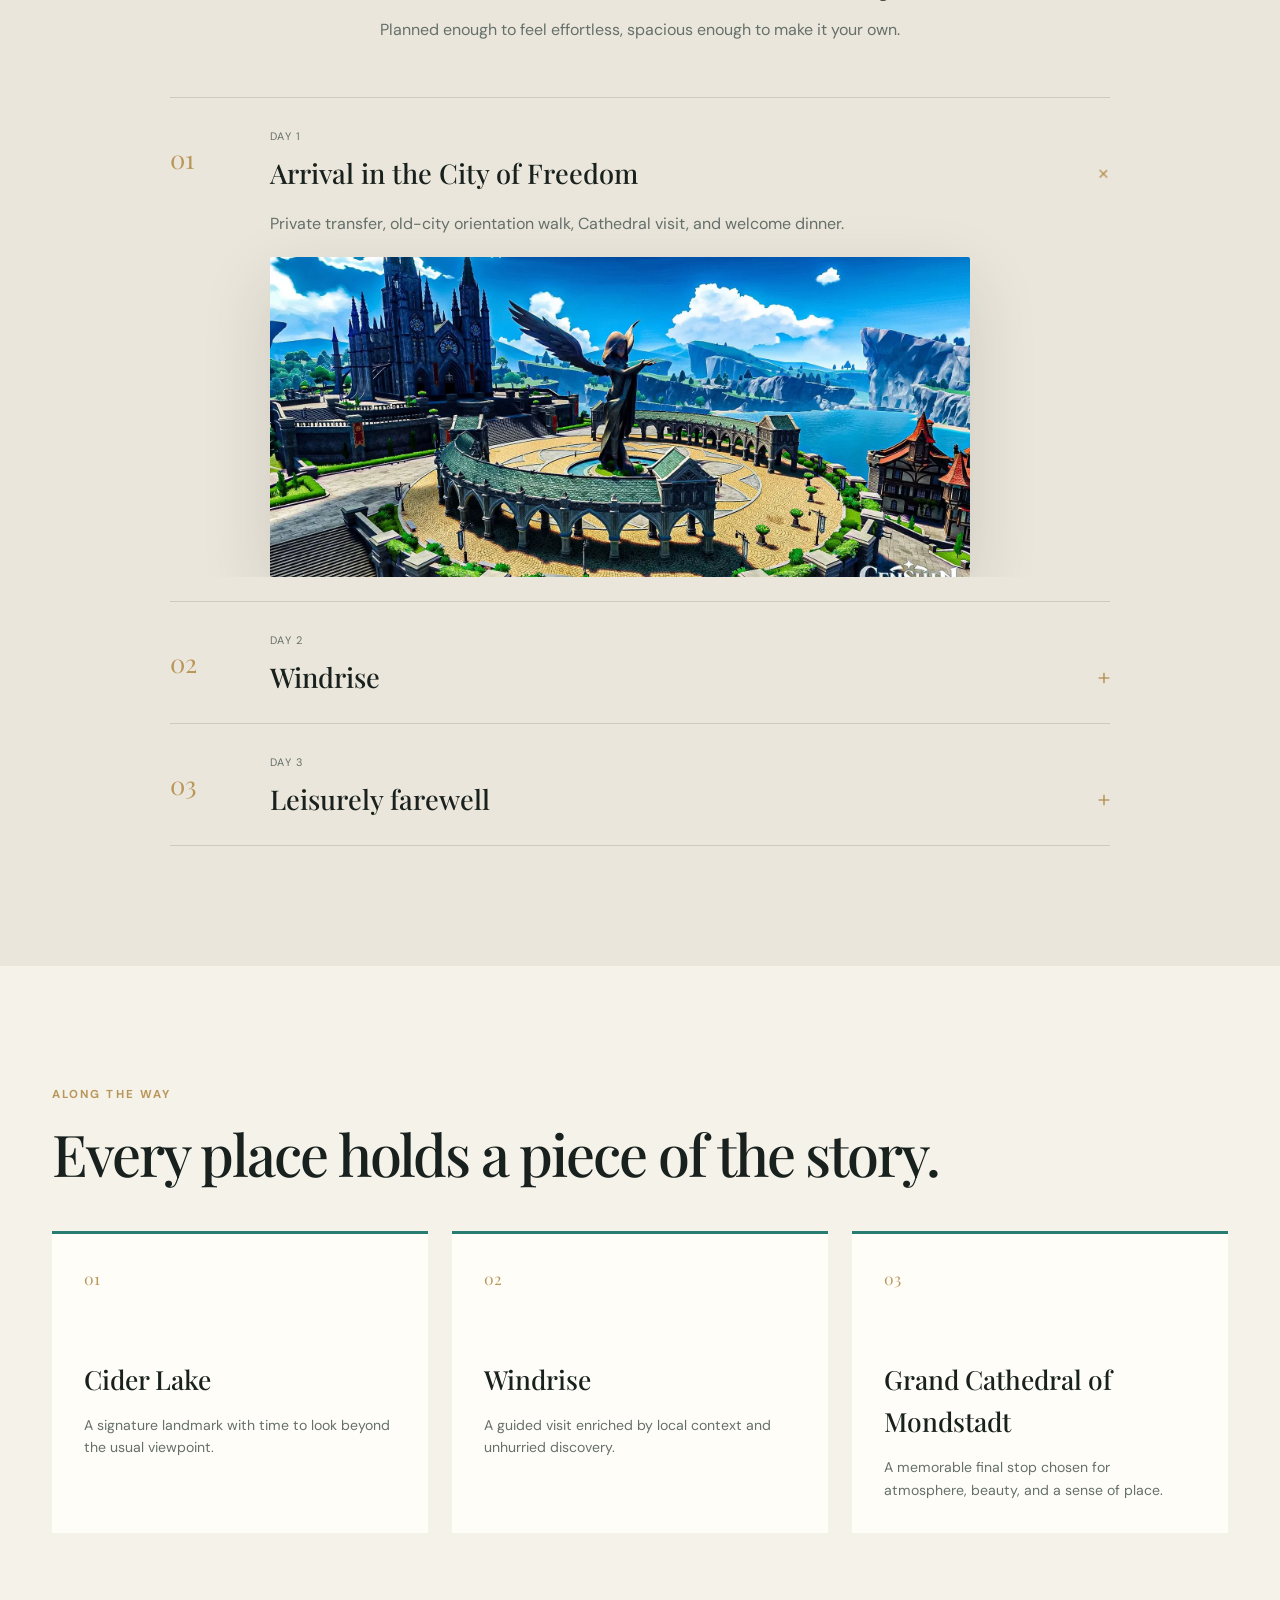
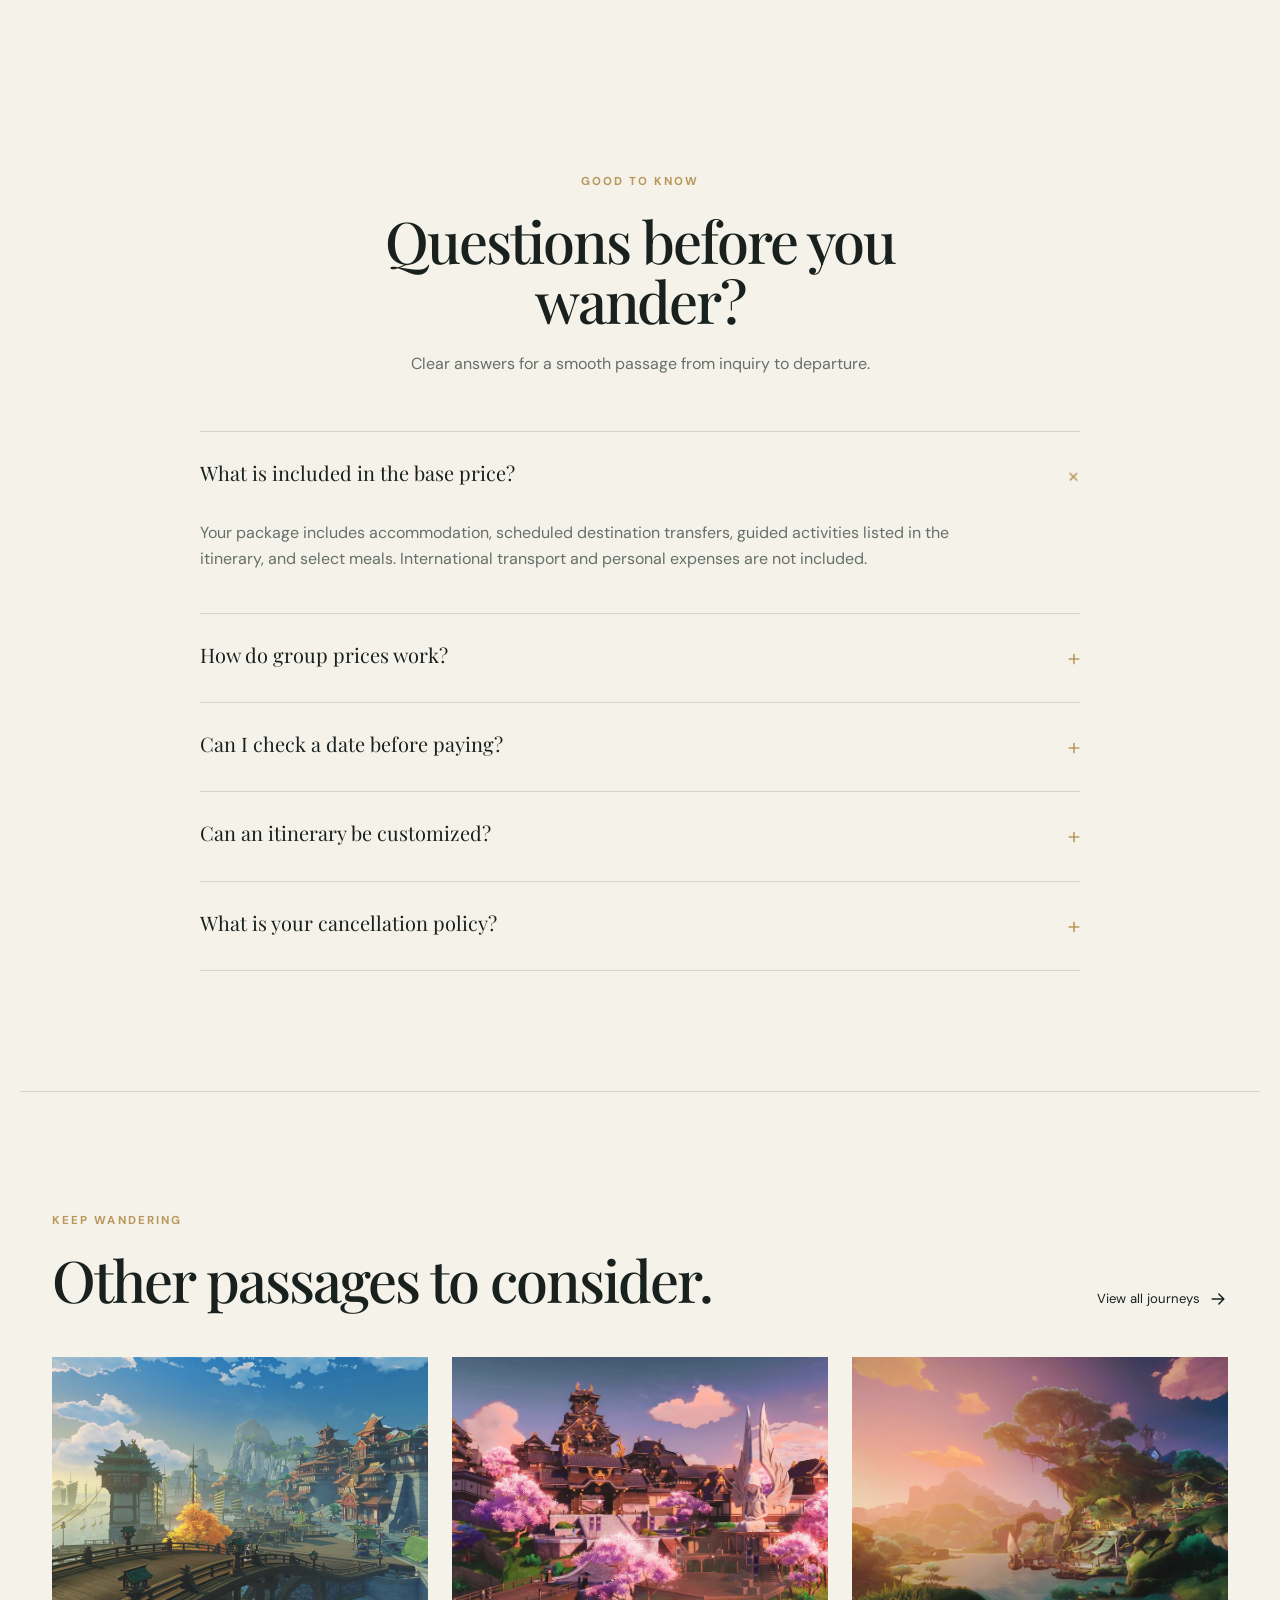
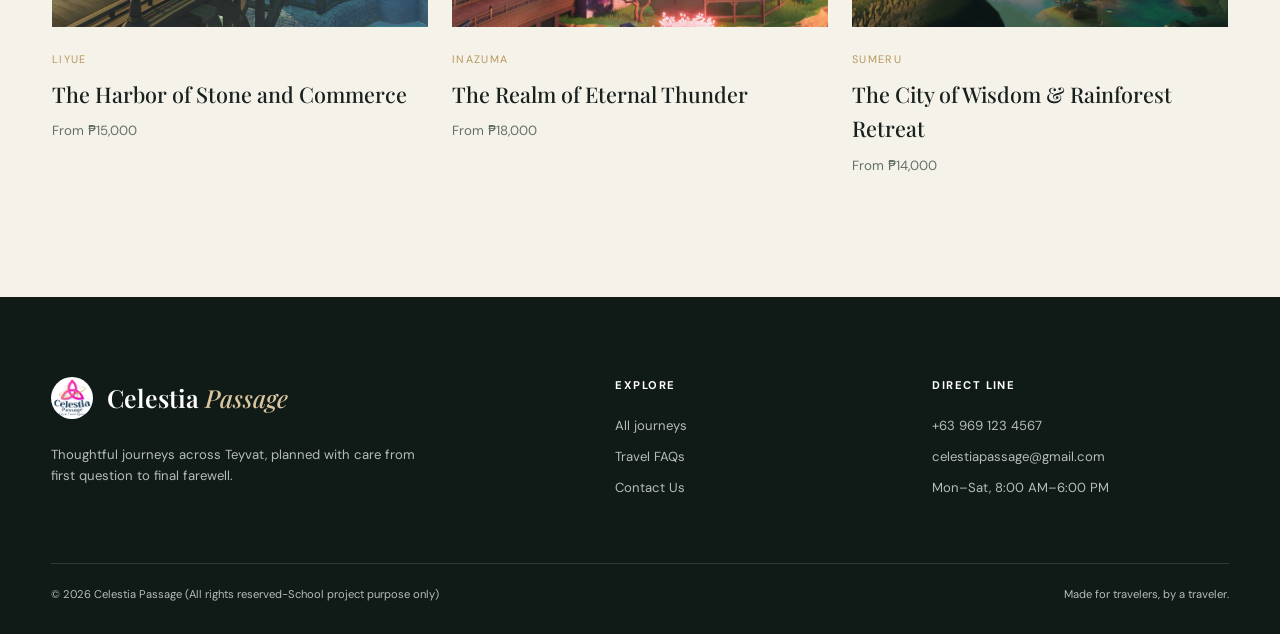
<file: CelestiaPassage/templates/mondstadt.html>
<!doctype html>
<html lang="en">
  <head>
    <meta charset="UTF-8" />
    <meta name="viewport" content="width=device-width, initial-scale=1.0" />
    <meta name="description" content="Explore Mondstadt with Celestia Passage." />
    <title>Mondstadt - Celestia Passage</title>
    <link rel="icon" type="image/png" href="../static/images/CPlogom.png">
    <link rel="preconnect" href="https://fonts.googleapis.com" />
    <link rel="preconnect" href="https://fonts.gstatic.com" crossorigin />
    <link href="https://fonts.googleapis.com/css2?family=DM+Sans:wght@400;500;600;700&family=Playfair+Display:wght@500;600&display=swap" rel="stylesheet" />
    <link rel="stylesheet" href="../static/css/styles.css" />
    <script type="module" src="../static/js/script.js"></script>
  </head>
  <body data-page="nation" data-nation="mondstadt">
    <div id="app"></div>
  </body>
</html>
</file>
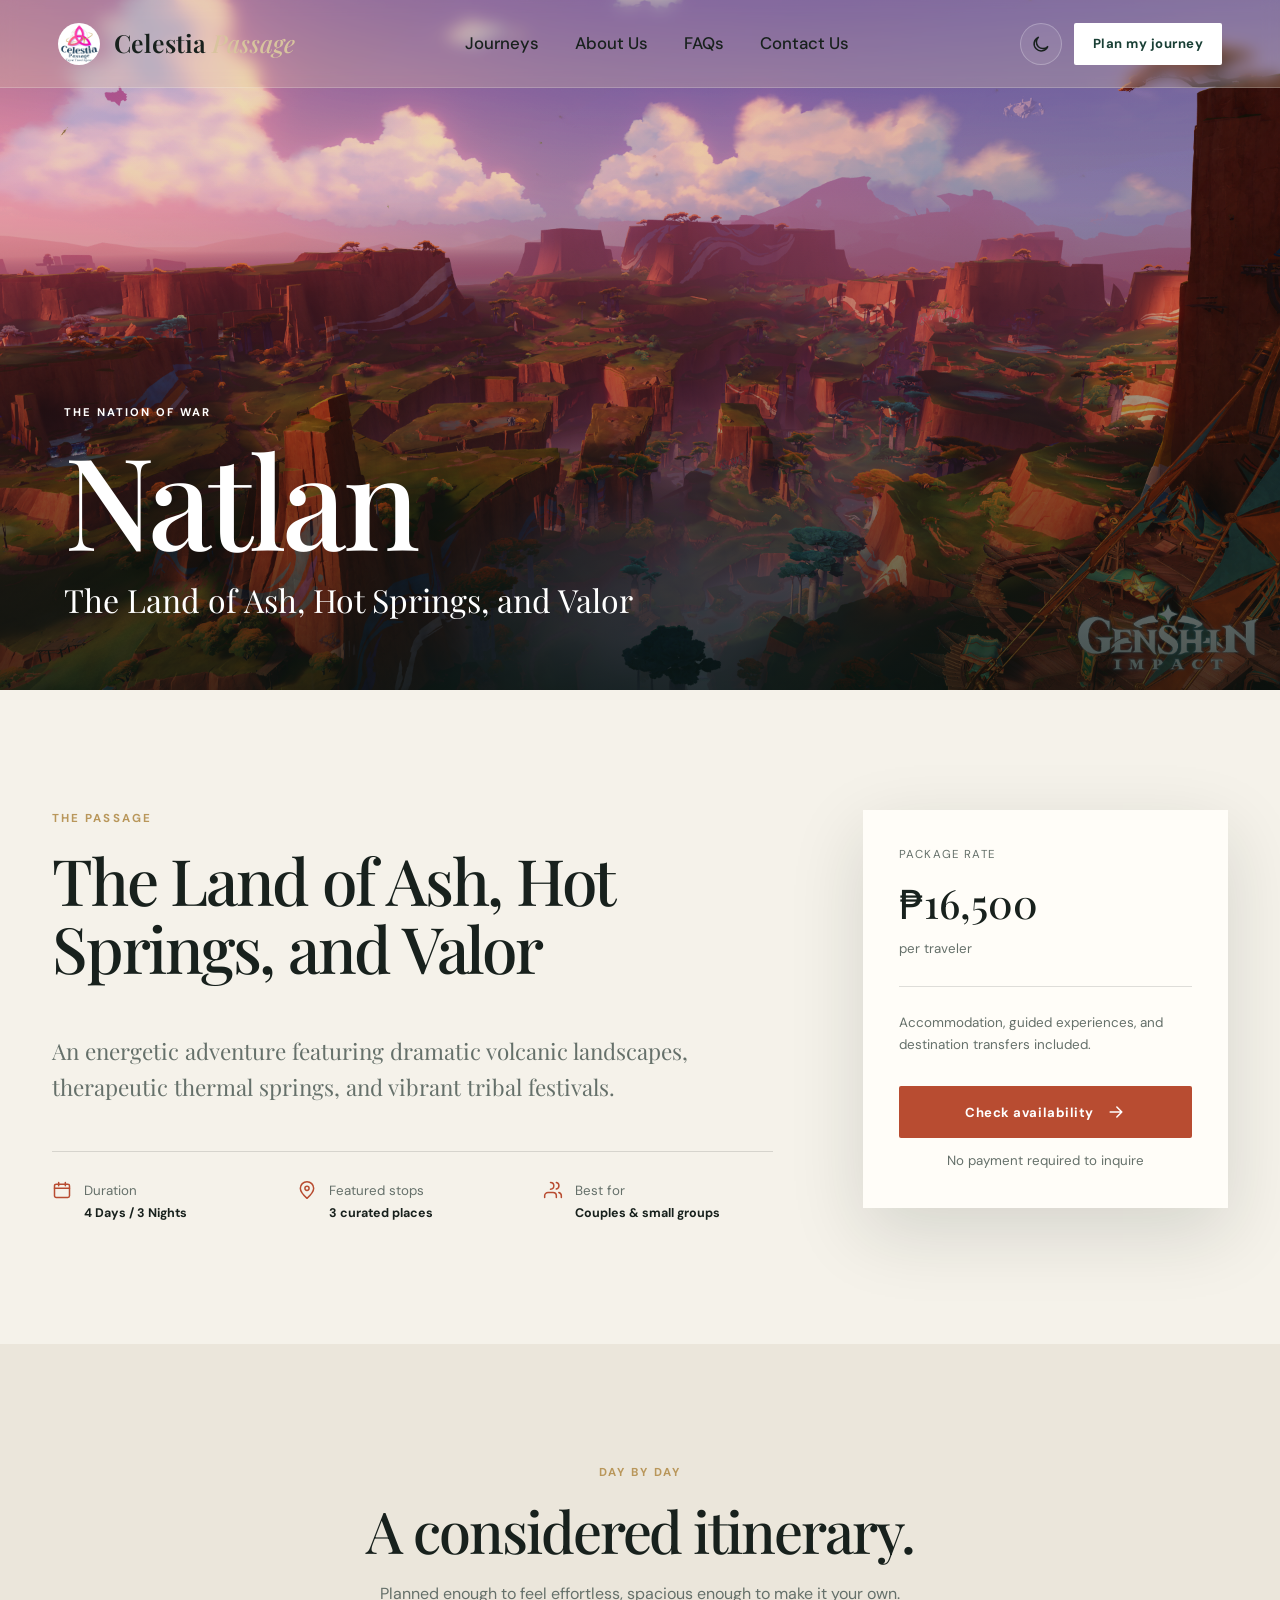
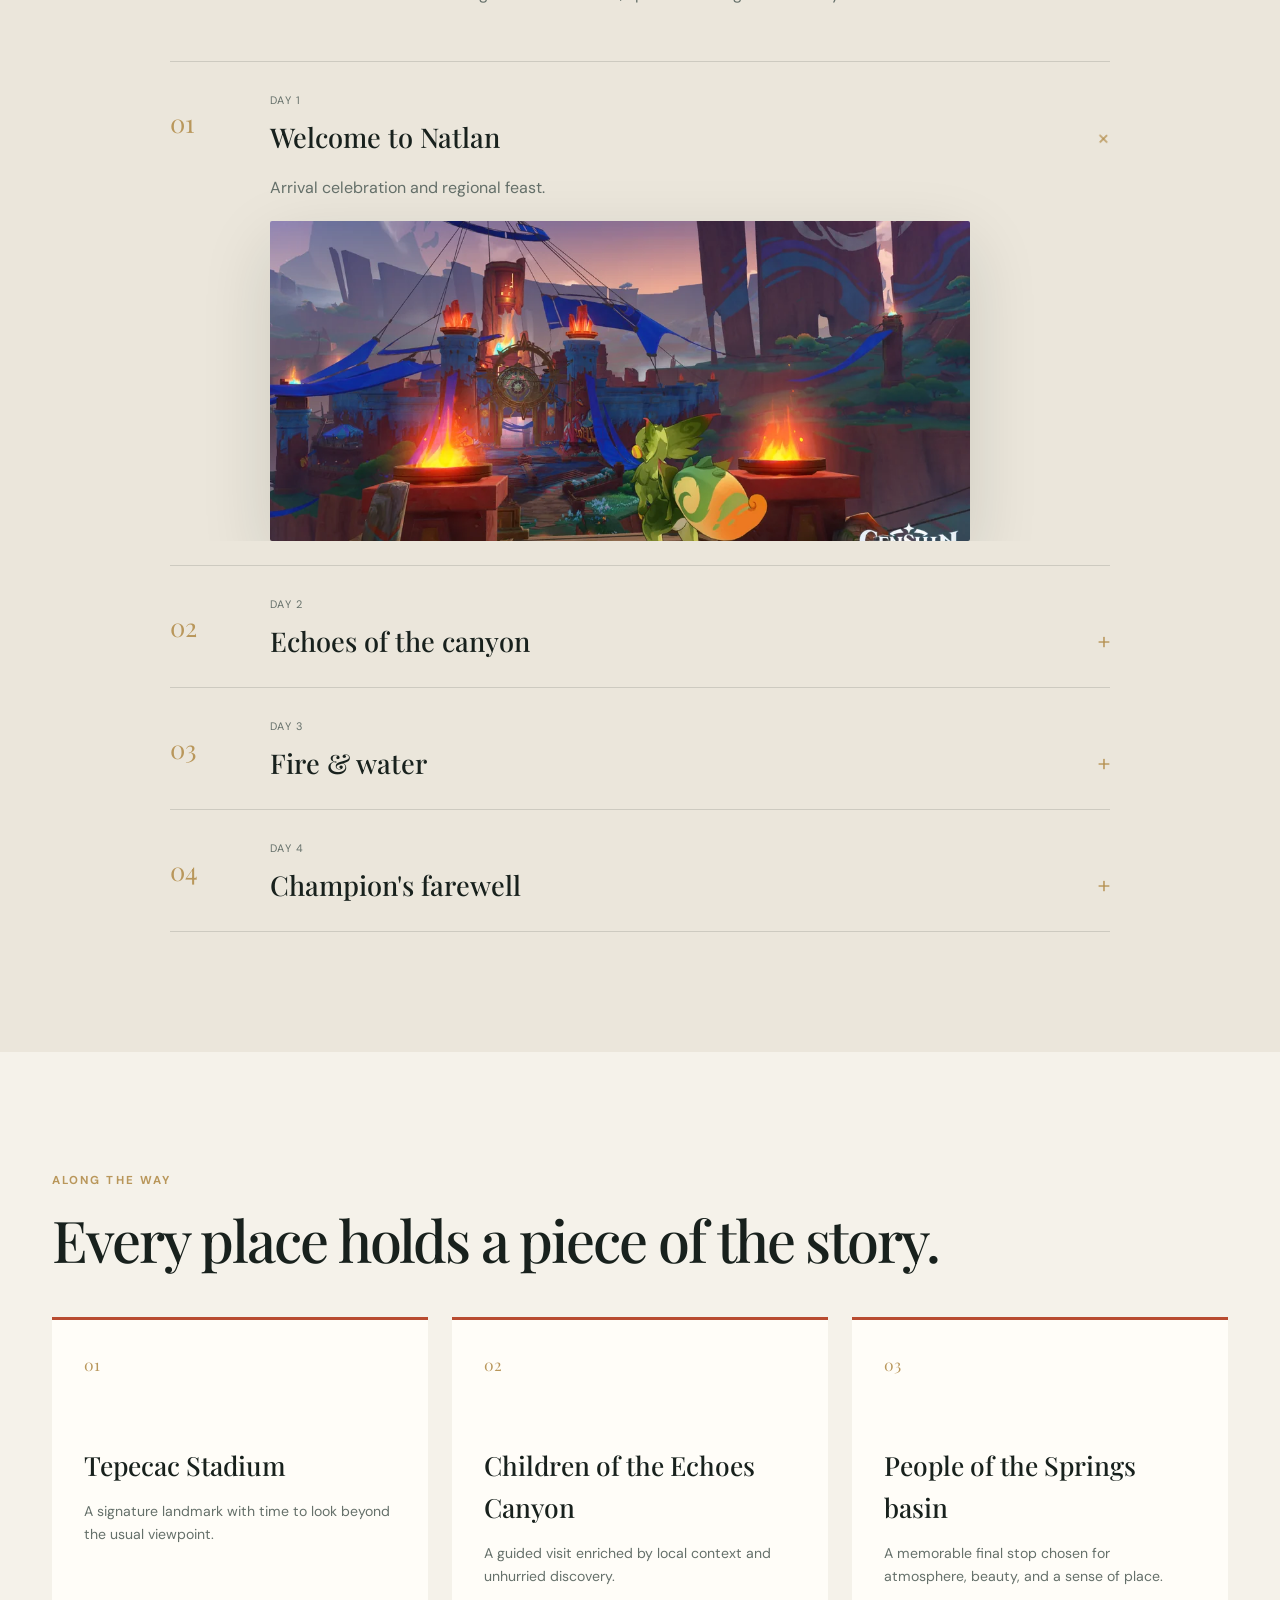
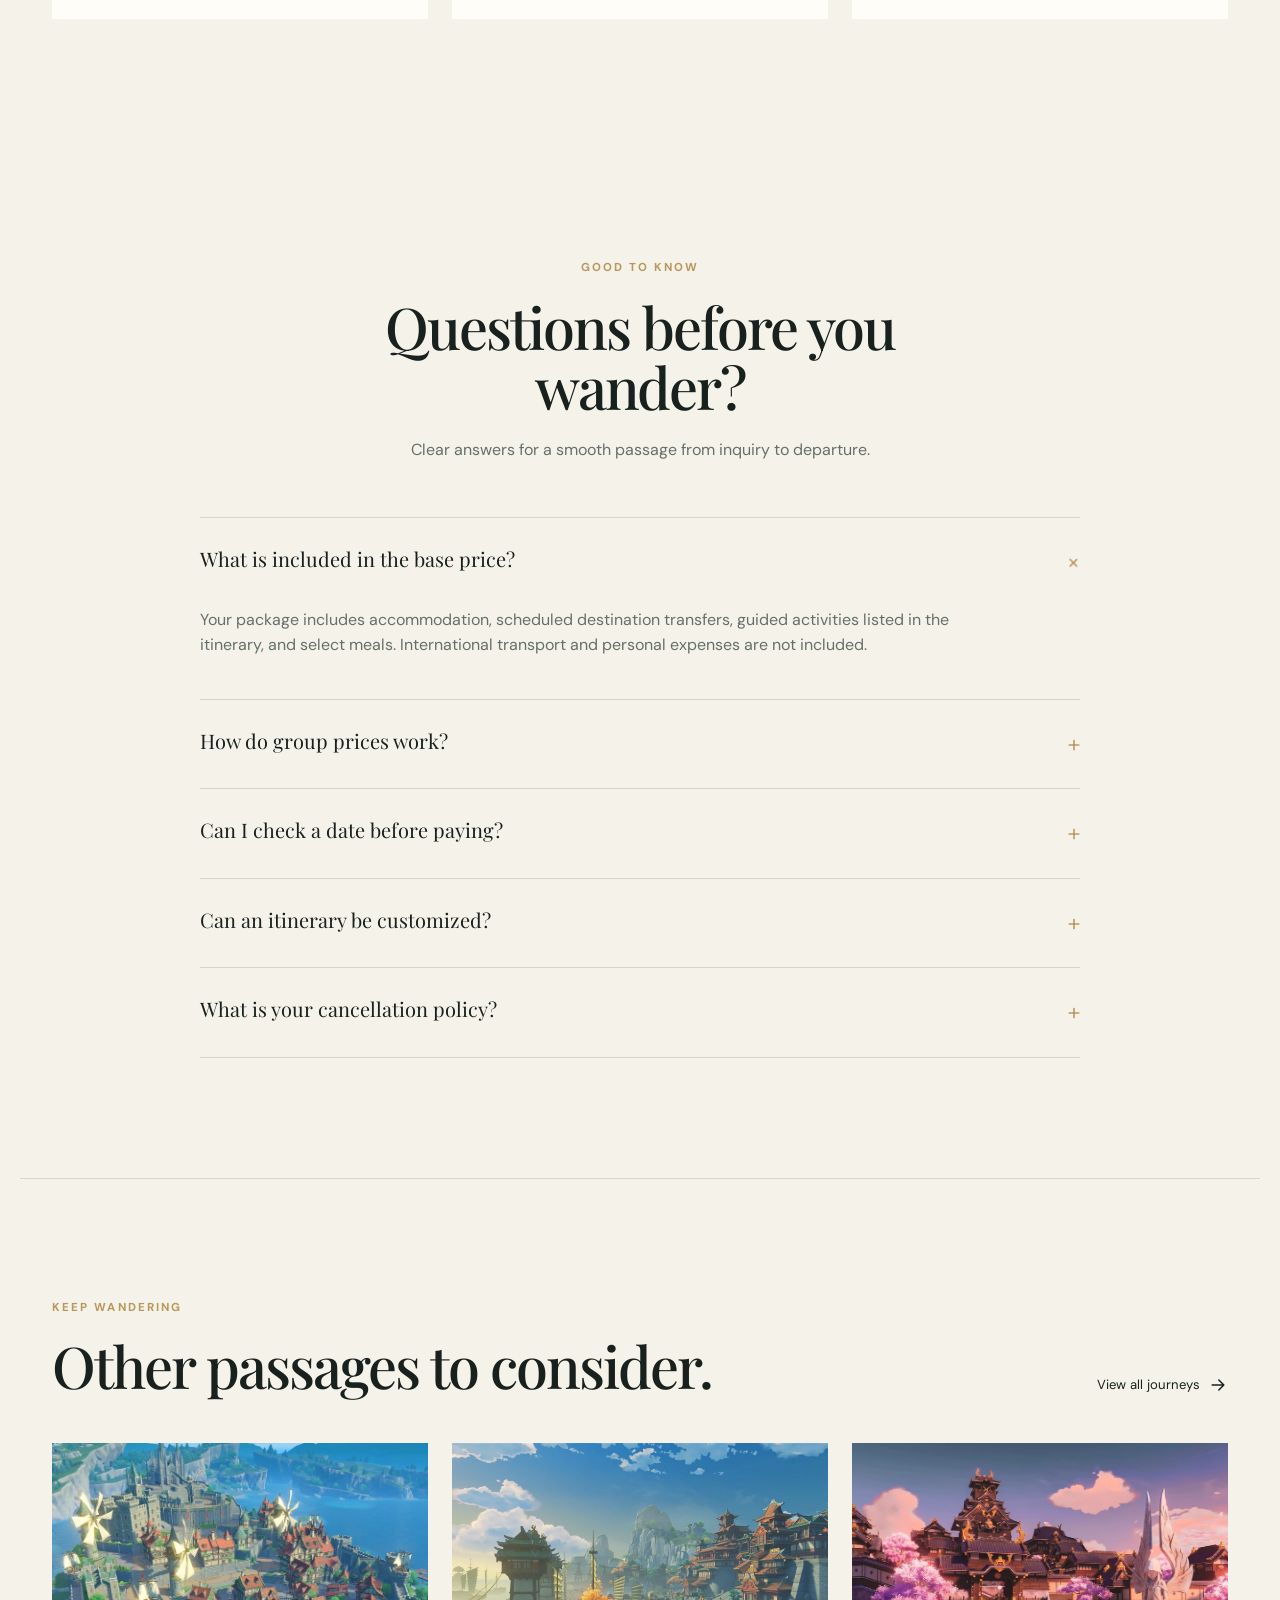
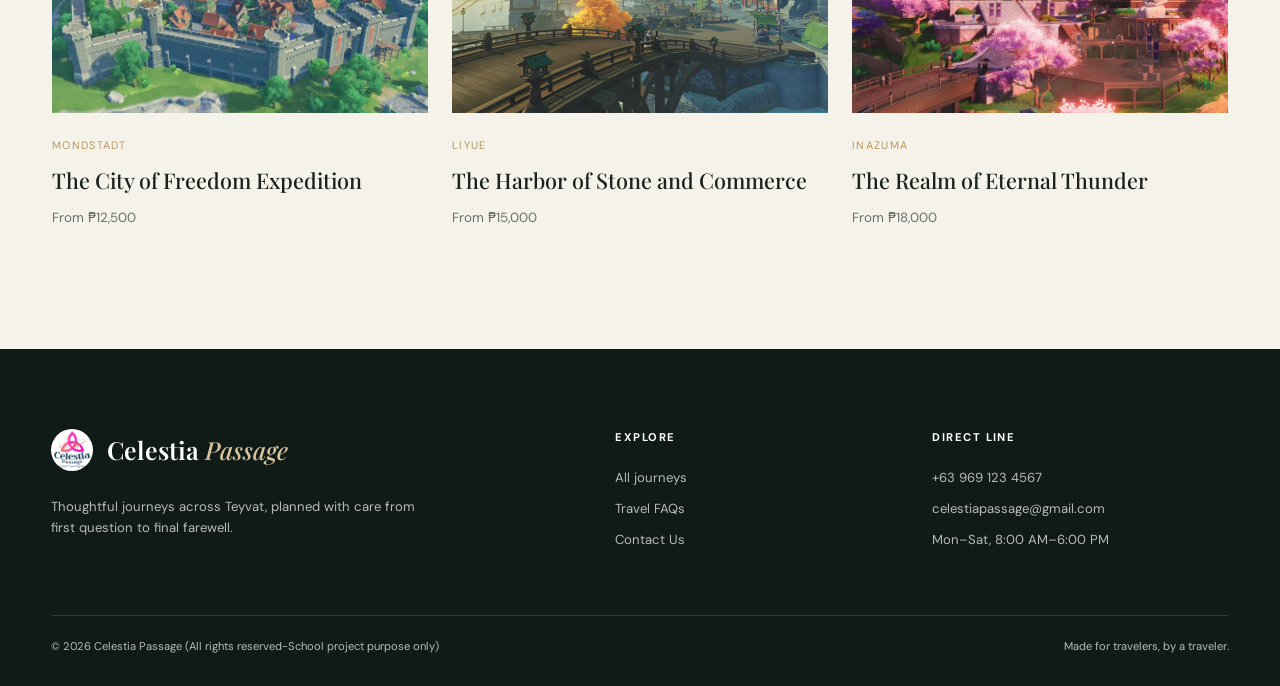
<file: CelestiaPassage/templates/natlan.html>
<!doctype html>
<html lang="en">
  <head>
    <meta charset="UTF-8" />
    <meta name="viewport" content="width=device-width, initial-scale=1.0" />
    <meta name="description" content="Explore Natlan with Celestia Passage." />
    <title>Natlan - Celestia Passage</title>
    <link rel="icon" type="image/png" href="../static/images/CPlogom.png">
    <link rel="preconnect" href="https://fonts.googleapis.com" />
    <link rel="preconnect" href="https://fonts.gstatic.com" crossorigin />
    <link href="https://fonts.googleapis.com/css2?family=DM+Sans:wght@400;500;600;700&family=Playfair+Display:wght@500;600&display=swap" rel="stylesheet" />
    <link rel="stylesheet" href="../static/css/styles.css" />
    <script type="module" src="../static/js/script.js"></script>
  </head>
  <body data-page="nation" data-nation="natlan">
    <div id="app"></div>
  </body>
</html>
</file>
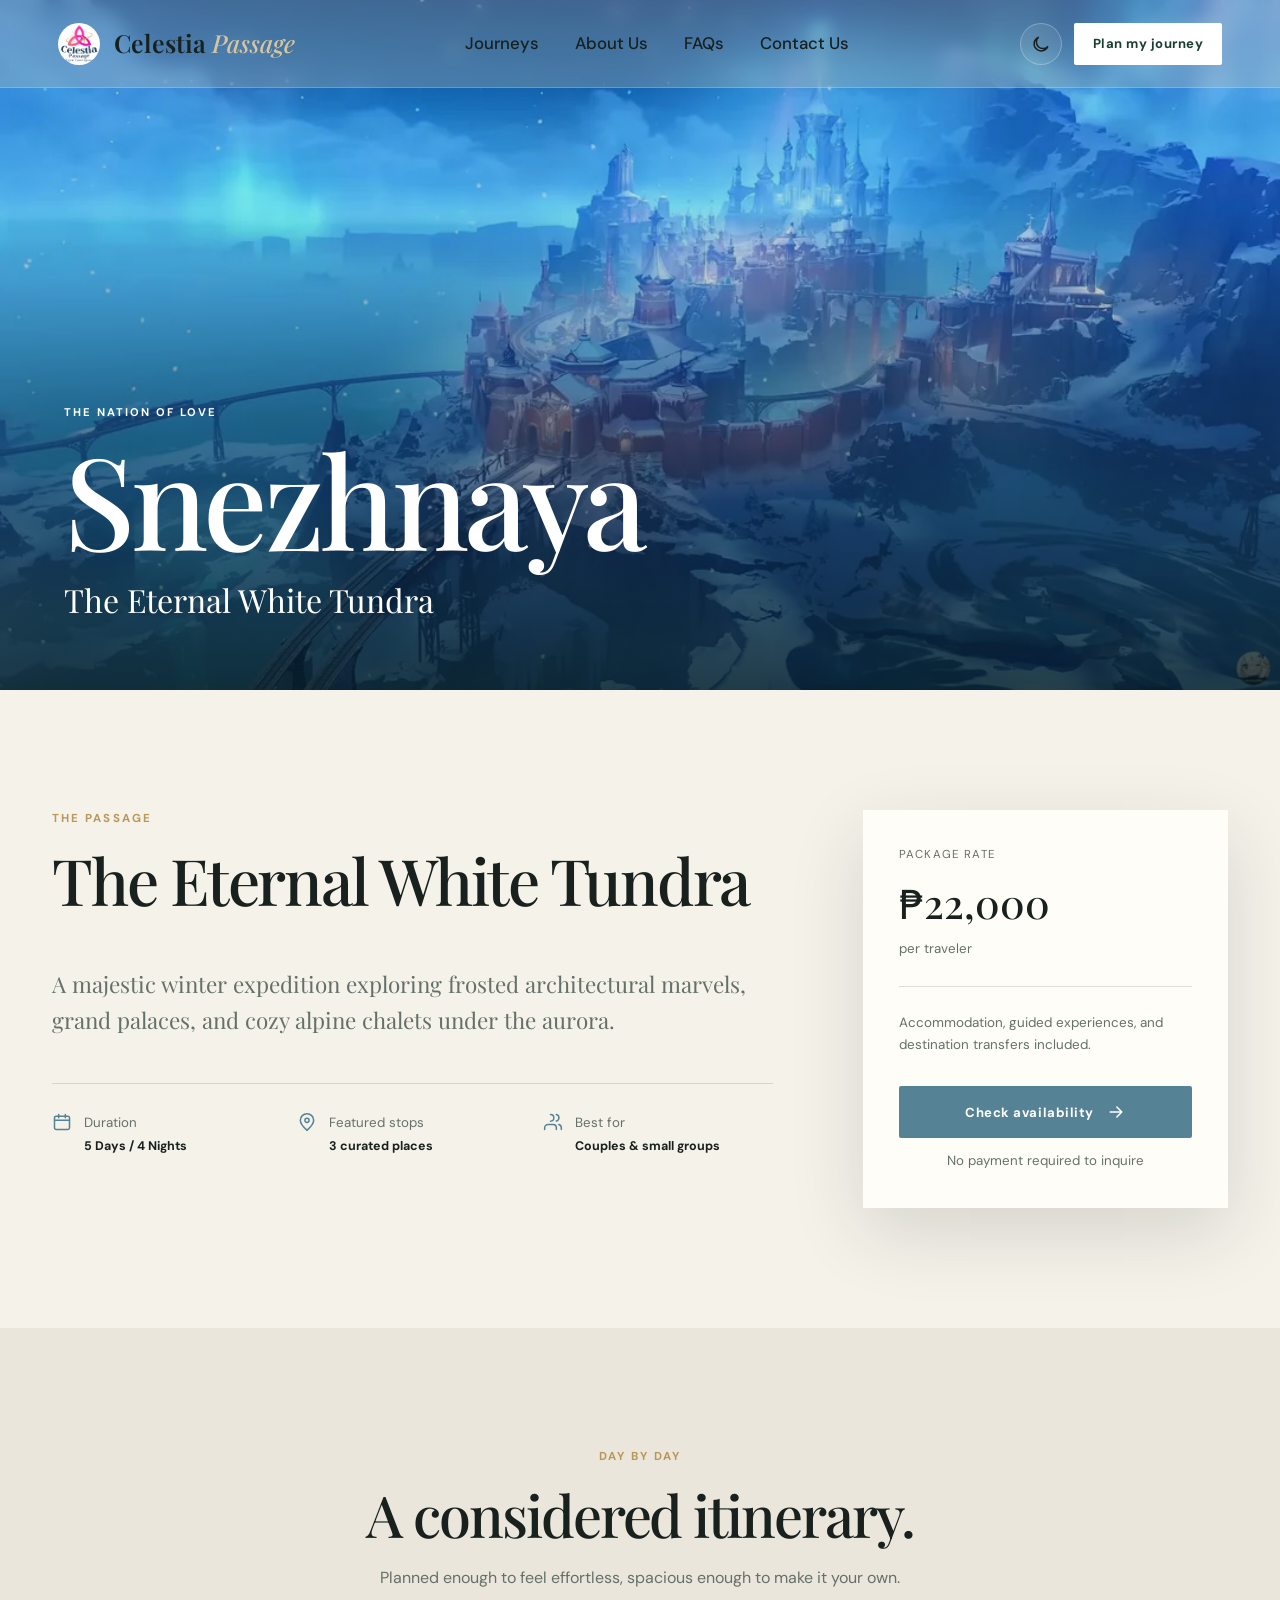
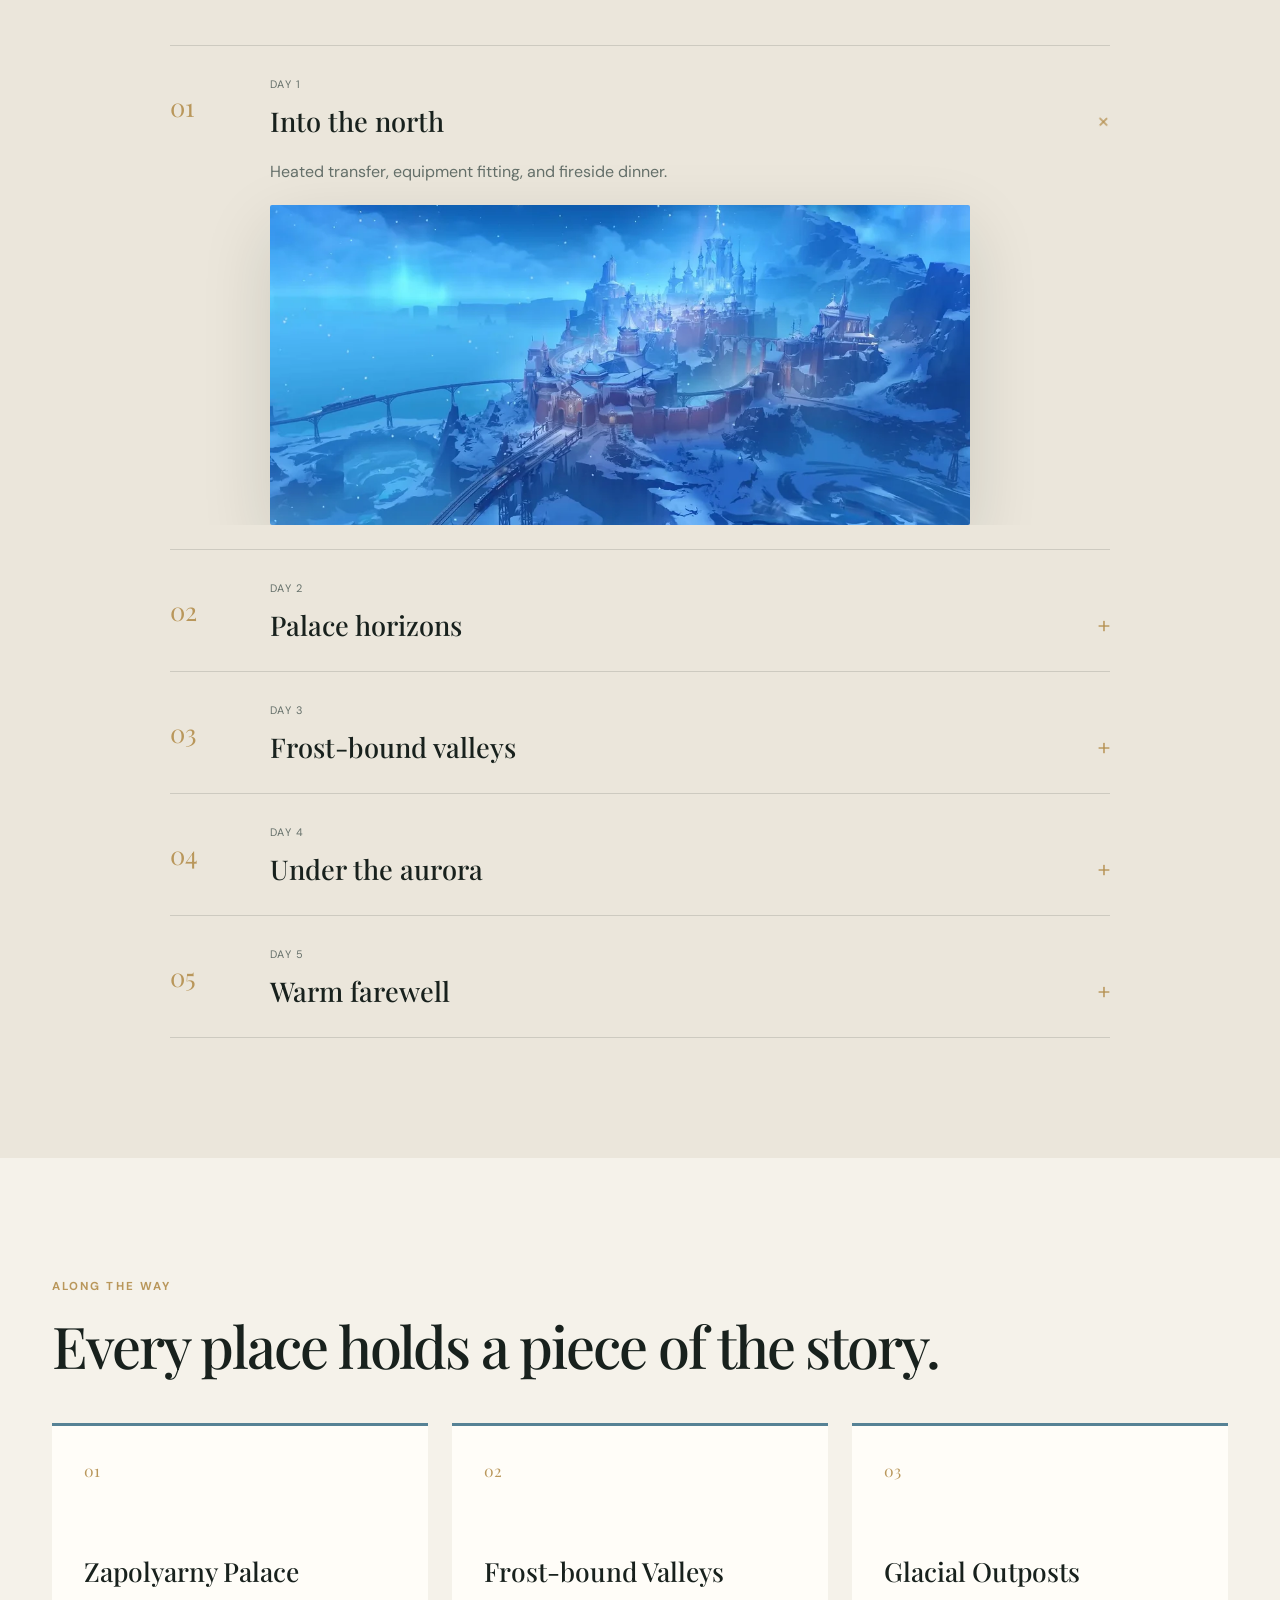
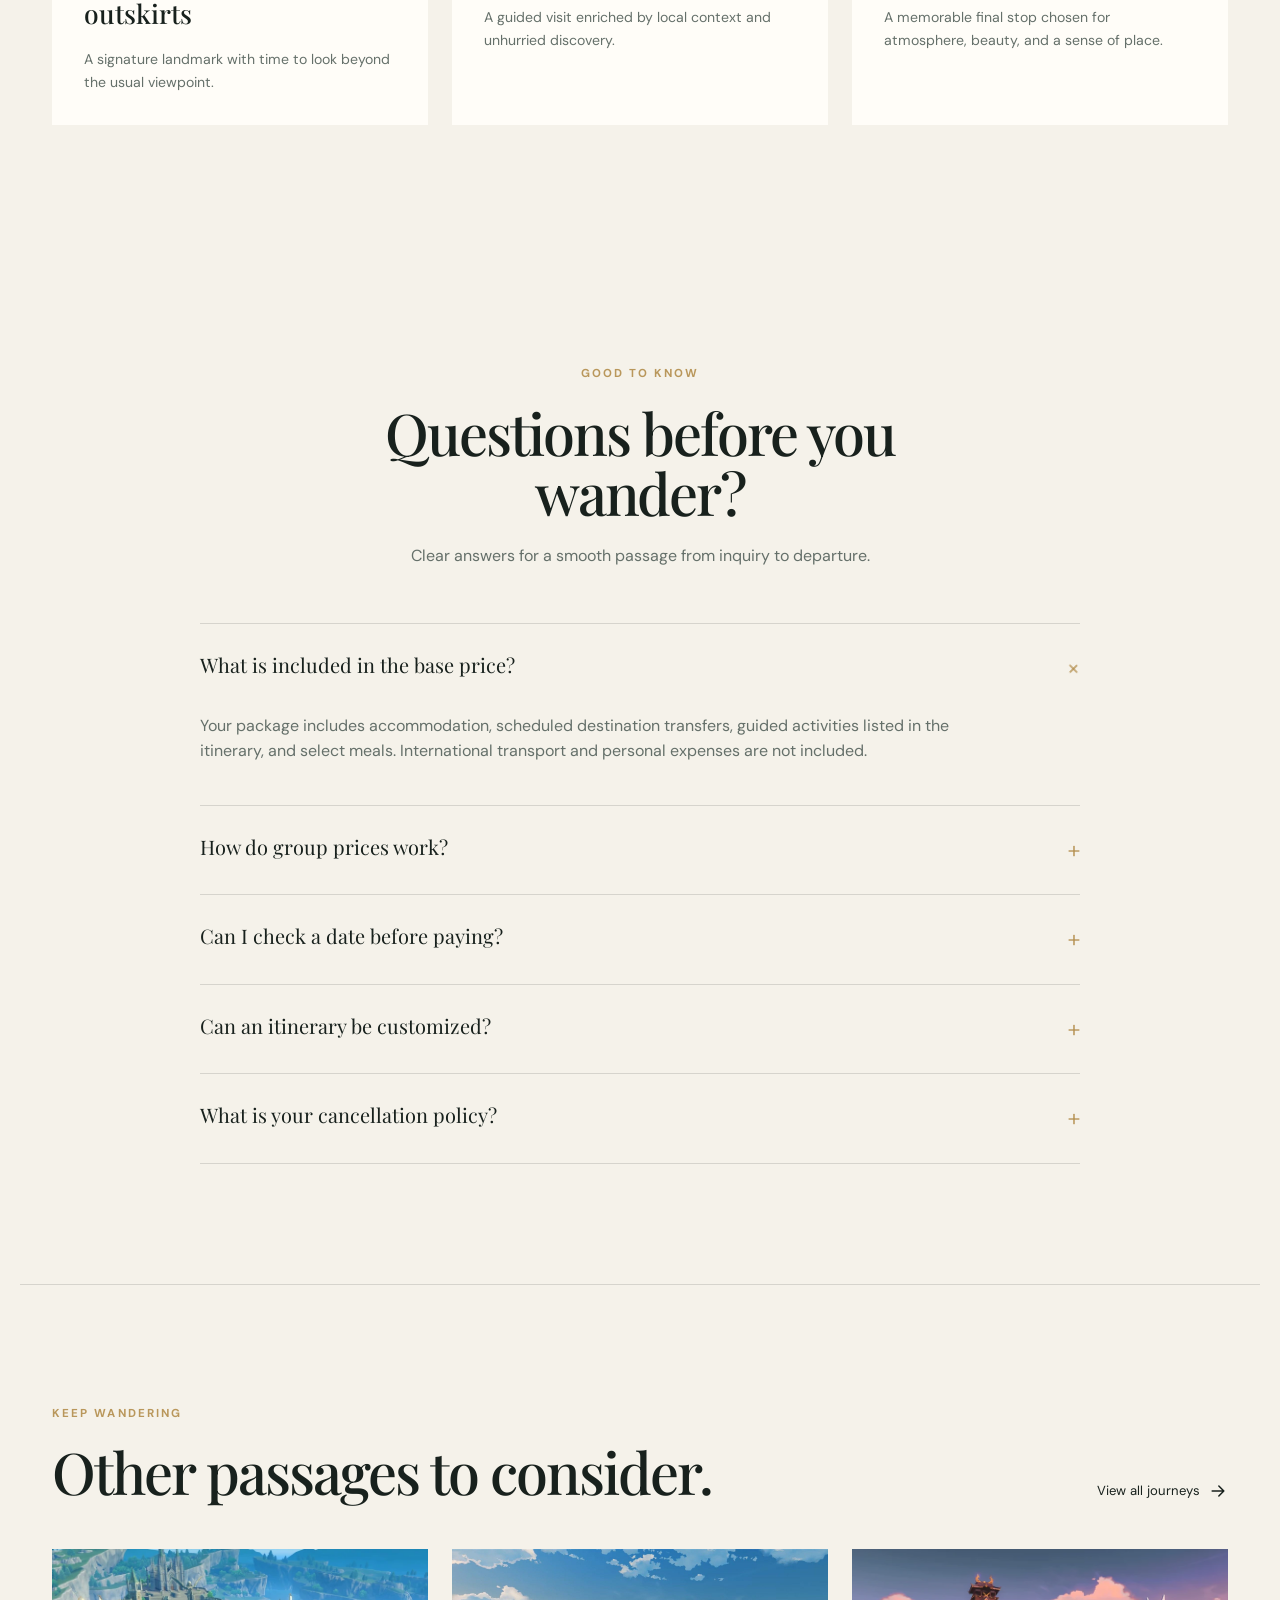
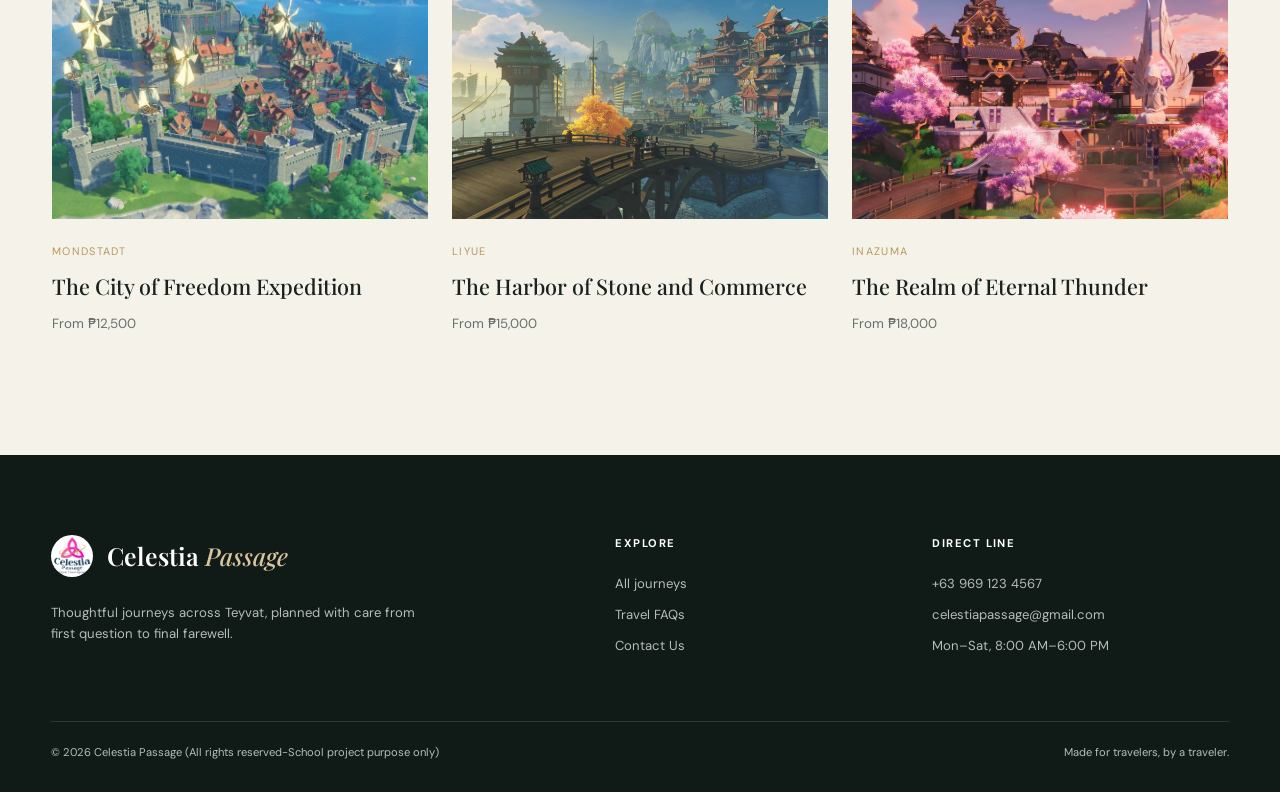
<file: CelestiaPassage/templates/snezhnaya.html>
<!doctype html>
<html lang="en">
  <head>
    <meta charset="UTF-8" />
    <meta name="viewport" content="width=device-width, initial-scale=1.0" />
    <meta name="description" content="Explore Snezhnaya with Celestia Passage." />
    <title>Snezhnaya - Celestia Passage</title>
    <link rel="icon" type="image/png" href="../static/images/CPlogom.png">
    <link rel="preconnect" href="https://fonts.googleapis.com" />
    <link rel="preconnect" href="https://fonts.gstatic.com" crossorigin />
    <link href="https://fonts.googleapis.com/css2?family=DM+Sans:wght@400;500;600;700&family=Playfair+Display:wght@500;600&display=swap" rel="stylesheet" />
    <link rel="stylesheet" href="../static/css/styles.css" />
    <script type="module" src="../static/js/script.js"></script>
  </head>
  <body data-page="nation" data-nation="snezhnaya">
    <div id="app"></div>
  </body>
</html>
</file>
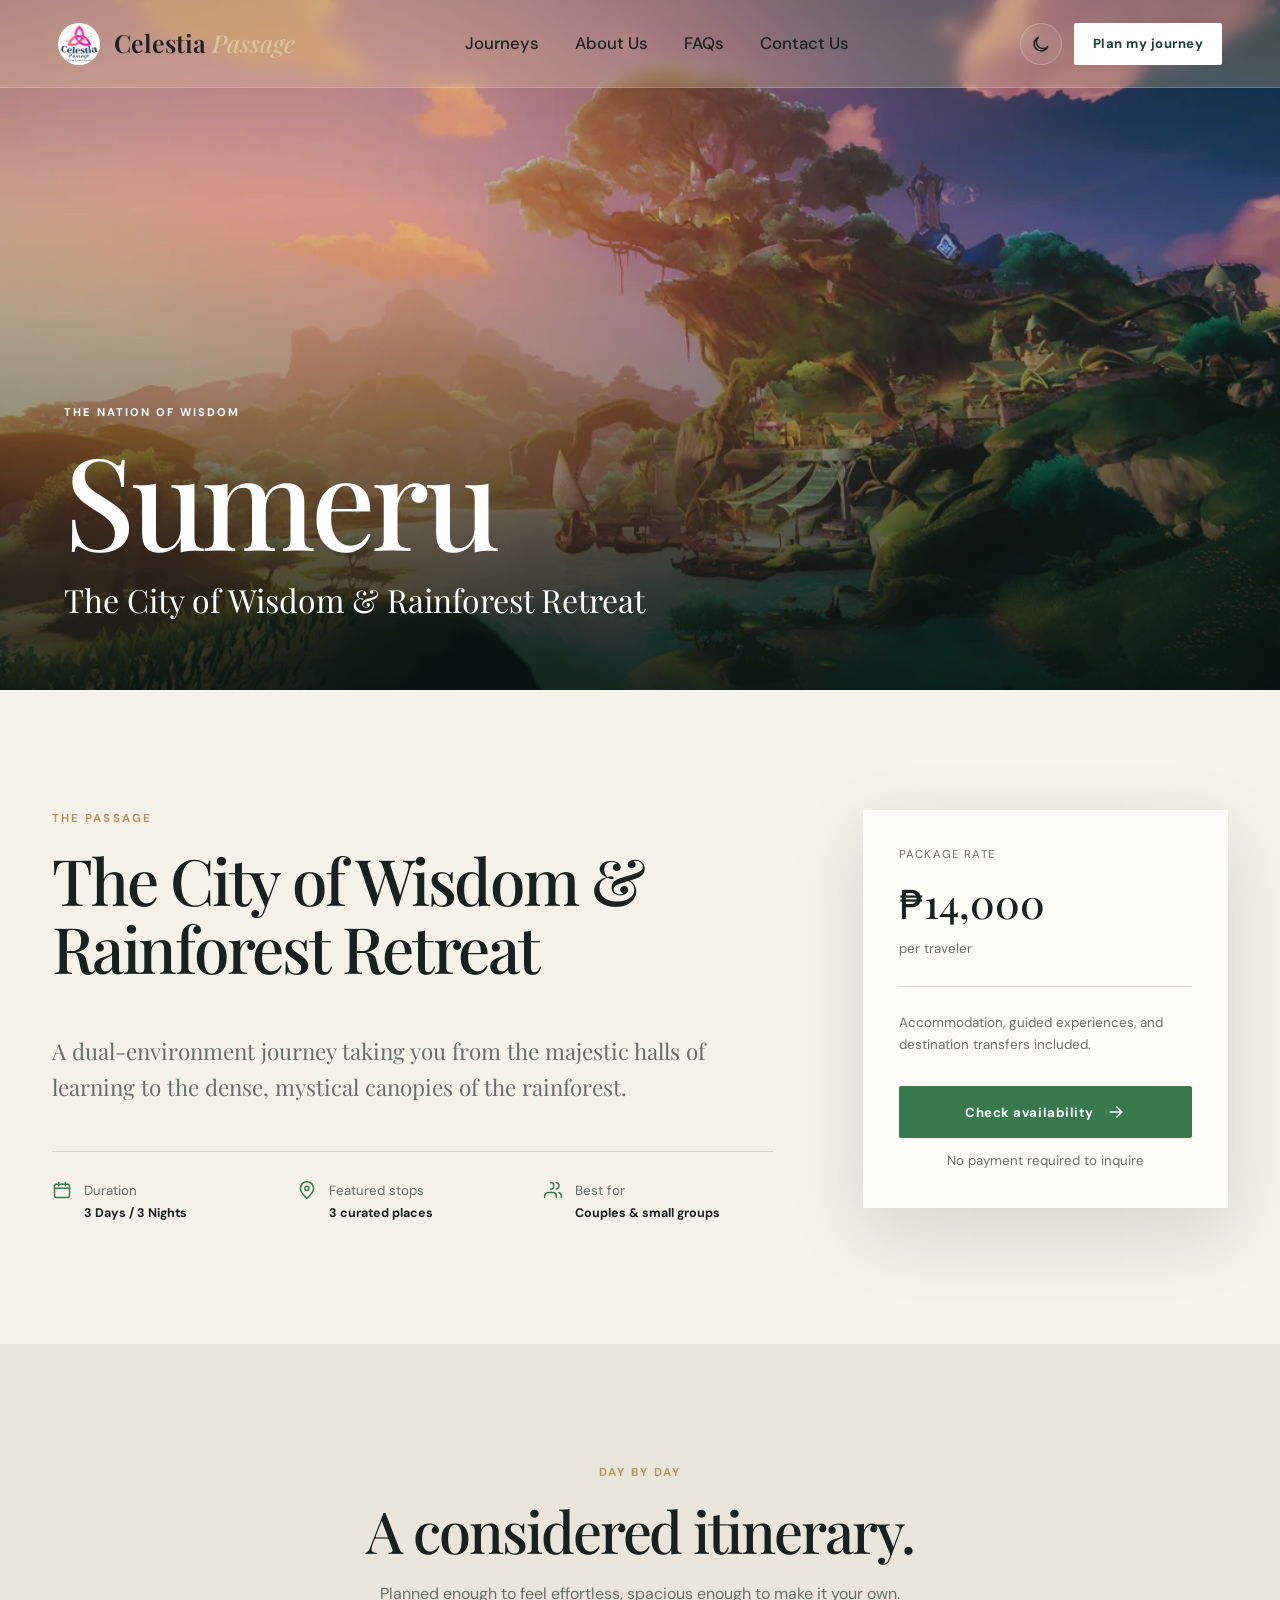
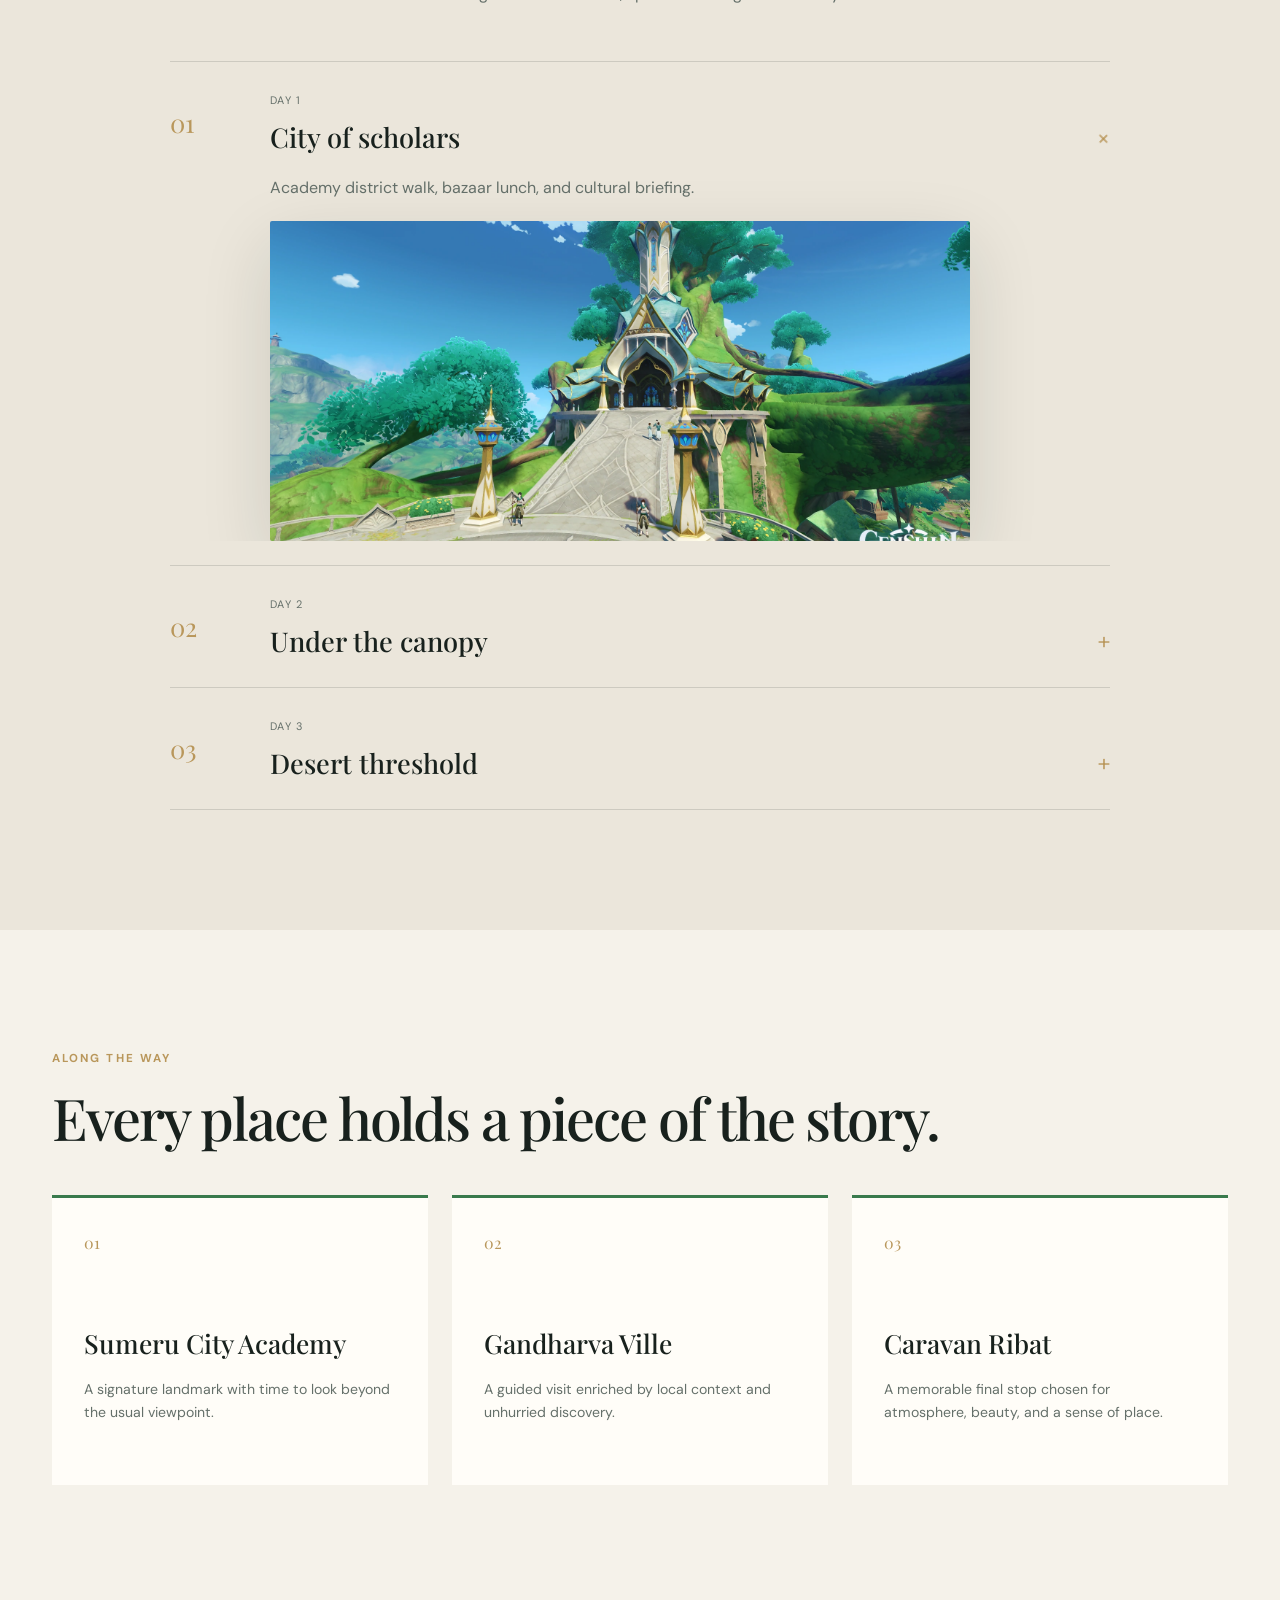
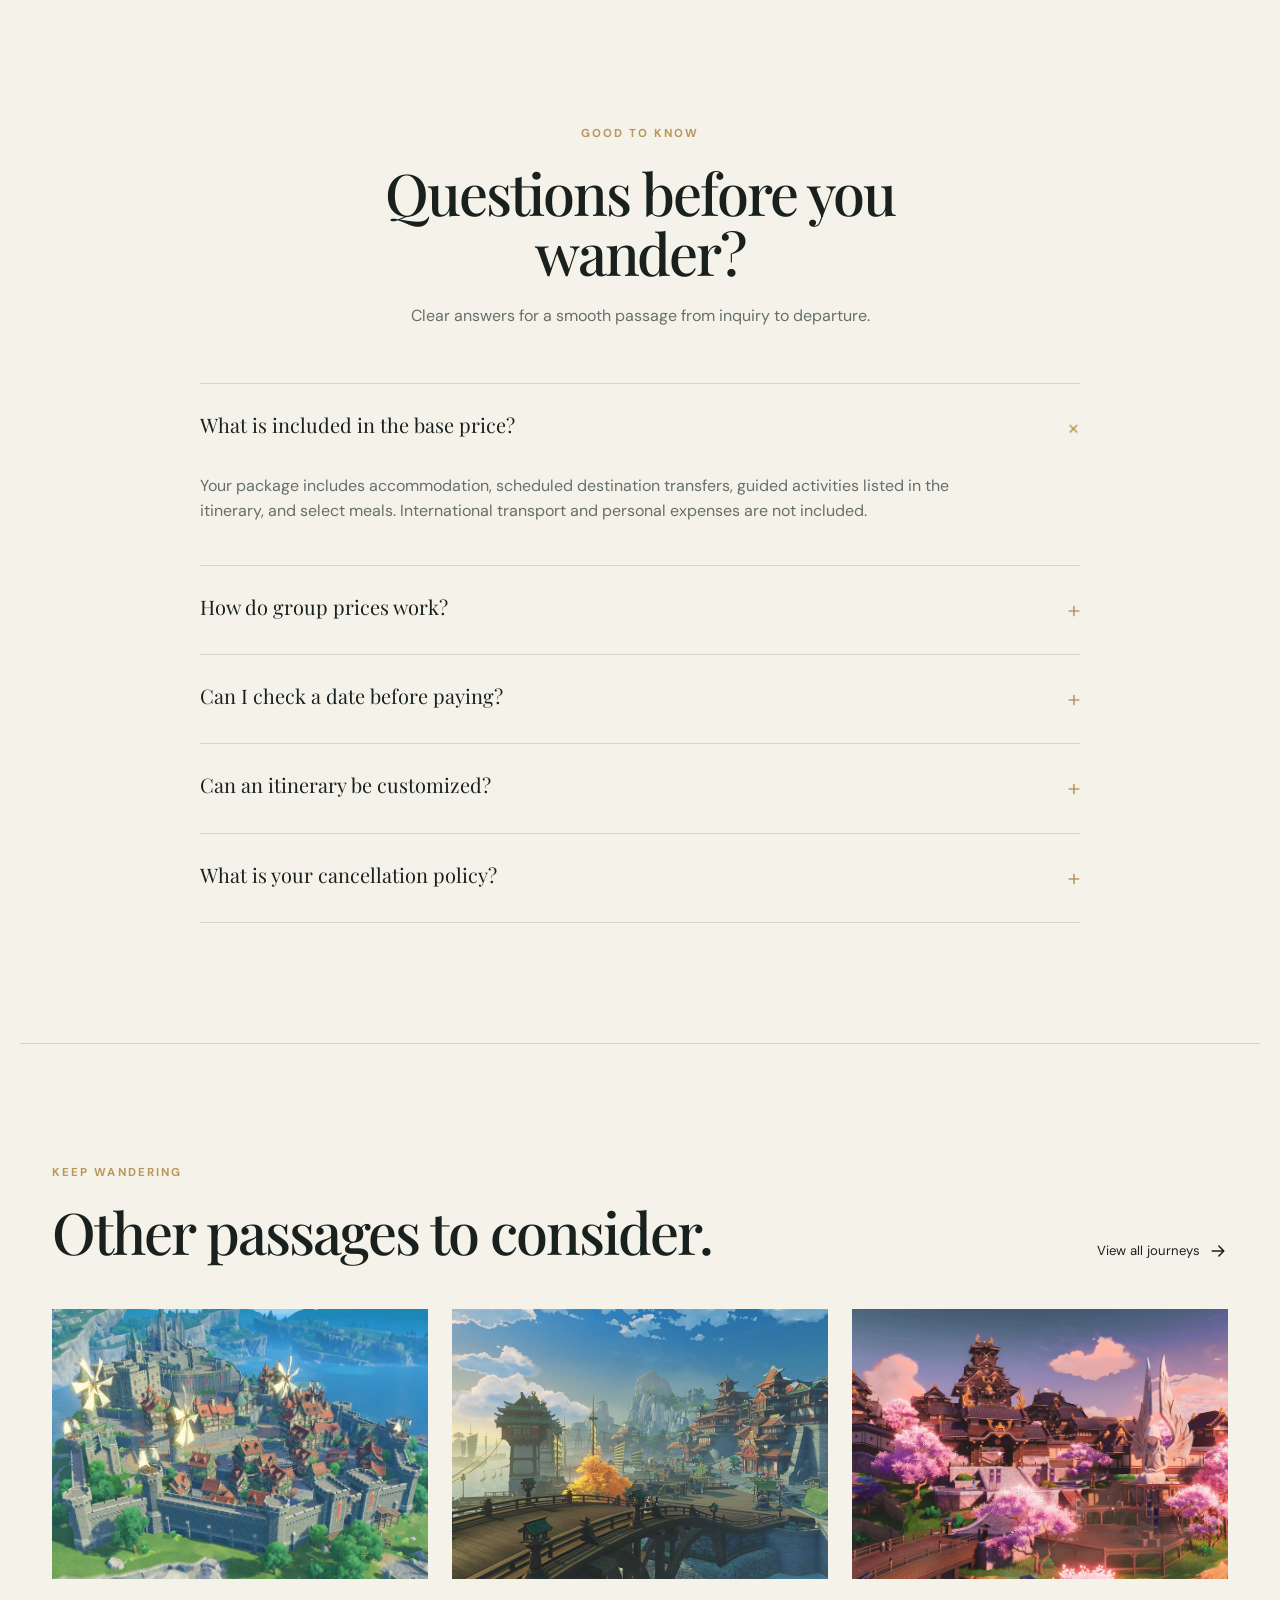
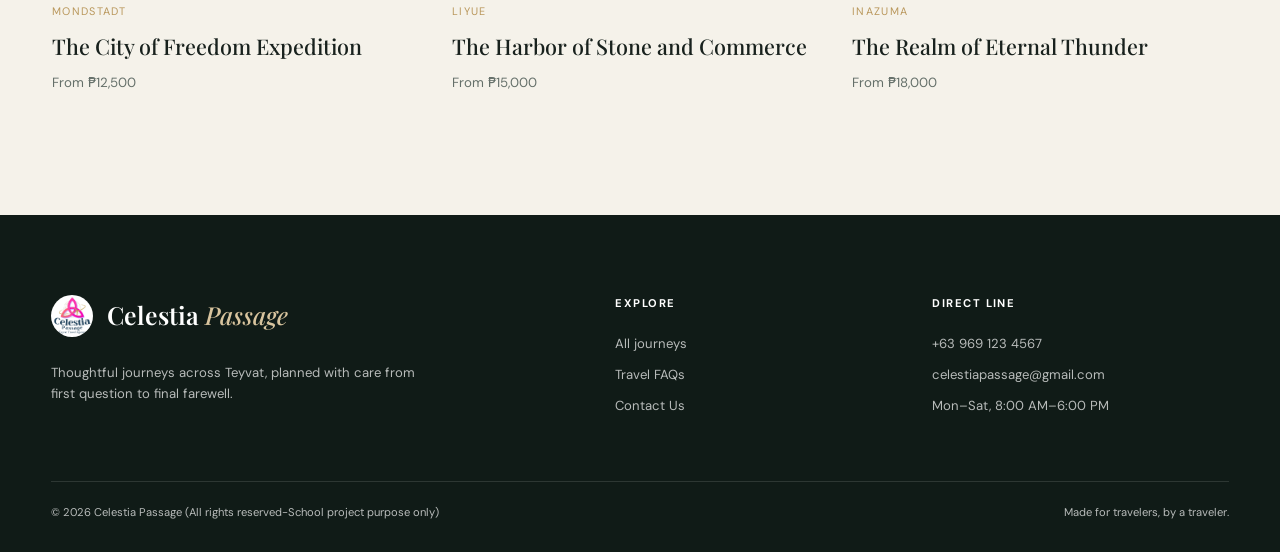
<file: CelestiaPassage/templates/sumeru.html>
<!doctype html>
<html lang="en">
  <head>
    <meta charset="UTF-8" />
    <meta name="viewport" content="width=device-width, initial-scale=1.0" />
    <meta name="description" content="Explore Sumeru with Celestia Passage." />
    <title>Sumeru - Celestia Passage</title>
    <link rel="icon" type="image/png" href="../static/images/CPlogom.png">
    <link rel="preconnect" href="https://fonts.googleapis.com" />
    <link rel="preconnect" href="https://fonts.gstatic.com" crossorigin />
    <link href="https://fonts.googleapis.com/css2?family=DM+Sans:wght@400;500;600;700&family=Playfair+Display:wght@500;600&display=swap" rel="stylesheet" />
    <link rel="stylesheet" href="../static/css/styles.css" />
    <script type="module" src="../static/js/script.js"></script>
  </head>
  <body data-page="nation" data-nation="sumeru">
    <div id="app"></div>
  </body>
</html>
</file>
<file: CelestiaPassage/static/css/styles.css>
/* DESIGN & THEME VARIABLES (LIGHT & DARK MODE) */
:root {
  --bg: #f5f2ea;
  --surface: #fffdf8;
  --surface-alt: #ebe6db;
  --ink: #18211d;
  --muted: #65706a;
  --line: rgba(24, 33, 29, .14);
  --forest: #193f35;
  --gold: #b9975b;
  --white: #fffdf8;
  --shadow: 0 24px 70px rgba(22, 33, 28, .14);
  --serif: "Playfair Display", Georgia, serif;
  --sans: "DM Sans", system-ui, sans-serif;
}

:root[data-theme="dark"] {
  --bg: #101713;
  --surface: #17211c;
  --surface-alt: #1e2a24;
  --ink: #edf1eb;
  --muted: #a7b0aa;
  --line: rgba(237, 241, 235, .14);
  --forest: #214e40;
  --shadow: 0 24px 70px rgba(0, 0, 0, .32);
}

:root[data-theme="dark"] .site-header {
  background: rgba(16, 23, 19, 0.72);
  border-bottom-color: rgba(237, 241, 235, .12);
}

/* GLOBAL RESET, TYPOGRAPHY & BASE LAYOUT */
* { box-sizing: border-box; }
html { scroll-behavior: smooth; }
body { margin: 0; background: var(--bg); color: var(--ink); font-family: var(--sans); line-height: 1.6; transition: background .3s, color .3s; }
body.modal-open { overflow: hidden; } /* Lock background scroll when modal is open */
button, input, select { font: inherit; }
button, a { -webkit-tap-highlight-color: transparent; }
a { color: inherit; text-decoration: none; }
img { display: block; width: 100%; }
svg { width: 20px; fill: none; stroke: currentColor; stroke-width: 1.8; stroke-linecap: round; stroke-linejoin: round; }
h1, h2, h3, p { margin-top: 0; }
h1, h2 { font-family: var(--serif); font-weight: 500; line-height: 1.05; letter-spacing: -.035em; }

/* Standard centered page container and small gold eyebrow label */
.section { max-width: 1240px; margin: 0 auto; padding: 120px 32px; }
.section-kicker { display: block; margin-bottom: 18px; color: var(--gold); font-size: .72rem; font-weight: 700; letter-spacing: .18em; text-transform: uppercase; }

/* FIXED NAVIGATION HEADER & BUTTON SYSTEM */
.brand img.brand-icon { width: 42px; height: 42px; object-fit: cover; border-radius: 50%; }
.site-header { position: fixed; z-index: 20; top: 0; left: 0; width: 100%; height: 88px; padding: 0 4.5vw; color: var(--ink); display: flex; align-items: center; justify-content: space-between; border-bottom: 1px solid rgba(255,255,255,.2); background: rgba(231, 207, 164, 0.25); backdrop-filter: blur(8px); }
.brand { display: inline-flex; align-items: center; gap: 14px; font-family: var(--serif); font-size: 1.55rem; font-weight: 600; line-height: 1; }
.brand svg { width: 34px; height: 34px; stroke-width: 1.5; }
.brand i { font-weight: 500; color: #d8c49e; }
.desktop-nav { display: flex; gap: 36px; font-size: 1.05rem; font-weight: 500; }
.desktop-nav a:hover { opacity: 1; }
.header-actions { display: flex; align-items: center; gap: 12px; }

/* Circular icon buttons (theme toggle, mobile menu trigger) */
.icon-btn { width: 42px; height: 42px; padding: 0; color: inherit; background: rgba(255,255,255,.08); border: 1px solid rgba(255,255,255,.25); border-radius: 50%; display: grid; place-items: center; cursor: pointer; }
.icon-btn:hover { background: rgba(255,255,255,.18); }
.menu-toggle { display: none; }
.mobile-menu { display: none; }

/* Primary rectangular CTA buttons */
.button { min-height: 52px; padding: 0 24px; border: 1px solid transparent; border-radius: 2px; background: var(--forest); color: white; display: inline-flex; align-items: center; justify-content: center; gap: 12px; font-size: .82rem; font-weight: 700; letter-spacing: .04em; cursor: pointer; transition: transform .2s, filter .2s, background .2s; }
.button:hover { transform: translateY(-2px); filter: brightness(1.08); }
.button-small { min-height: 42px; padding: 0 18px; background: white; color: #193f35; }
.button-light { background: var(--white); color: #18372f; }
.button-full { width: 100%; }

/* HOME PAGE & VIDEO BACKGROUND */
.hero { height: min(880px, 100svh); min-height: 680px; position: relative; color: white; overflow: hidden; }
.hero > img, .nation-hero > img { position: absolute; inset: 0; height: 100%; object-fit: cover; }
.hero > img { object-position: center 45%; animation: heroZoom 16s ease-out both; }
@keyframes heroZoom { from { transform: scale(1.06); } to { transform: scale(1); } }
.hero-shade { position: absolute; inset: 0; background: linear-gradient(90deg, rgba(7,20,16,.77) 0%, rgba(7,20,16,.3) 55%, rgba(7,20,16,.18)), linear-gradient(0deg, rgba(4,15,11,.48), transparent 60%); }
.hero-content { position: absolute; left: max(5vw, 32px); bottom: 12%; max-width: 730px; }
.hero-kicker { display: block; margin-bottom: 24px; font-size: .72rem; font-weight: 700; letter-spacing: .2em; text-transform: uppercase; }
.hero h1 { margin-bottom: 26px; font-size: clamp(4.2rem, 7.2vw, 7.4rem); }
.hero h1 em { color: #e6d2a9; font-weight: 500; }
.hero-content > p { max-width: 590px; margin-bottom: 35px; color: rgba(255,255,255,.82); font-size: 1.1rem; }
.hero-actions { display: flex; align-items: center; gap: 28px; }
.text-button { padding: 5px 0; color: white; background: none; border: 0; border-bottom: 1px solid rgba(255,255,255,.5); cursor: pointer; }
.hero-note { position: absolute; right: 4.5vw; bottom: 7%; width: 235px; padding-left: 24px; border-left: 1px solid rgba(255,255,255,.5); display: flex; flex-direction: column; }
.hero-note span { font-size: .66rem; letter-spacing: .15em; text-transform: uppercase; opacity: .65; }
.hero-note strong { margin: 4px 0; font-family: var(--serif); font-size: 1.2rem; }
.hero-note small { opacity: .7; }

/* SEVEN NATIONS (HOME PAGE) */
.section-heading { margin-bottom: 48px; display: flex; align-items: end; justify-content: space-between; gap: 60px; }
.section-heading h2, .section-intro h2 { margin-bottom: 0; font-size: clamp(2.7rem, 4.5vw, 4.7rem); }
.section-heading > p { max-width: 440px; margin: 0; color: var(--muted); }

/* nations grid layout */
.bento-grid { display: grid; grid-template-columns: repeat(3, 1fr); grid-auto-rows: 390px; gap: 24px; }
.journey-card { position: relative; overflow: hidden; min-width: 0; color: white; background: #263630; }
.journey-card.card-1, .journey-card.card-7 { grid-column: span 2; }
.journey-card img { width: 100%; height: 100%; object-fit: cover; transition: transform .7s cubic-bezier(.2,.7,.2,1); }
.journey-card:hover img { transform: scale(1.045); }
.card-overlay { position: absolute; inset: 0; background: linear-gradient(0deg, rgba(6,17,13,.85), transparent 65%); }
.card-copy { position: absolute; right: 28px; bottom: 26px; left: 28px; }
.card-copy small { font-size: .7rem; letter-spacing: .15em; text-transform: uppercase; opacity: .72; }
.card-copy h3 { max-width: 540px; margin: 8px 0 18px; font-family: var(--serif); font-size: clamp(1.45rem, 2.3vw, 2.15rem); font-weight: 500; line-height: 1.15; }
.card-copy > div { display: flex; align-items: center; justify-content: space-between; font-size: .8rem; }
.round-arrow { width: 38px; height: 38px; border: 1px solid rgba(255,255,255,.5); border-radius: 50%; display: grid; place-items: center; transition: background .2s, color .2s; }
.round-arrow svg { width: 16px; }
.journey-card:hover .round-arrow { color: #1b312a; background: white; }

/* ABOUT US / TRAVEL DIRECTOR PROMISE */
.promise { display: grid; grid-template-columns: 1fr 1fr; gap: clamp(60px, 9vw, 130px); align-items: center; }
.promise-image { position: relative; }
.promise-image img { height: 670px; object-fit: cover; }
.promise-image span { position: absolute; right: -50px; bottom: 35px; padding: 25px 30px; color: white; background: var(--forest); font-family: var(--serif); font-size: 1.45rem; line-height: 1.35; }
.promise-copy h2 { margin-bottom: 28px; font-size: clamp(2.8rem, 4vw, 4.4rem); }
.promise-copy > p { color: var(--muted); font-size: 1.04rem; }
.benefits { margin-top: 40px; border-top: 1px solid var(--line); }
.benefits > div { padding: 22px 0; border-bottom: 1px solid var(--line); display: flex; gap: 18px; align-items: start; }
.benefits svg { flex: 0 0 auto; color: var(--gold); }
.benefits span { display: flex; flex-direction: column; }
.benefits small { margin-top: 3px; color: var(--muted); }

.quote-band { padding: 105px 30px; color: white; background: #183d33; text-align: center; }
.quote-band blockquote { max-width: 850px; margin: 0 auto 22px; font-family: var(--serif); font-size: clamp(2rem, 4vw, 4rem); line-height: 1.25; }
.quote-band span { color: #d8c49e; font-size: .7rem; letter-spacing: .15em; text-transform: uppercase; }

/* FAQ & FOOTER */
.section-intro { max-width: 650px; margin: 0 auto 55px; text-align: center; }
.section-intro > p { margin: 20px auto 0; color: var(--muted); }
.faq-list { max-width: 880px; margin: auto; border-top: 1px solid var(--line); }
.faq-list details { border-bottom: 1px solid var(--line); }
.faq-list summary { padding: 25px 0; display: flex; justify-content: space-between; gap: 20px; font-family: var(--serif); font-size: 1.25rem; cursor: pointer; list-style: none; }
.faq-list summary::-webkit-details-marker { display: none; }
.faq-list summary span { color: var(--gold); font-family: var(--sans); font-size: 1.5rem; font-weight: 300; transition: transform .25s; }
.faq-list details[open] summary span { transform: rotate(45deg); } /* Rotates '+' into '×' when open */
.faq-list details p { max-width: 750px; padding: 0 0 25px; color: var(--muted); }

.cta { min-height: 520px; padding: 100px 30px; color: white; background: linear-gradient(rgba(11,34,27,.72), rgba(11,34,27,.82)), url("../images/bottombg.jpg") center/cover; display: grid; place-items: center; text-align: center; }
.cta h2 { margin-bottom: 35px; font-size: clamp(3rem, 5vw, 5rem); }

footer { padding: 80px max(4vw, 28px) 30px; color: rgba(255,255,255,.7); background: #101b17; font-size: .82rem; }
.footer-inner { max-width: 1240px; margin: auto; display: grid; grid-template-columns: 2fr 1fr 1.2fr; gap: 70px; }
.footer-brand { color: white; }
.footer-inner > div { display: flex; flex-direction: column; align-items: start; gap: 10px; }
.footer-inner > div:first-child p { max-width: 380px; margin: 15px 0 0; }
.footer-inner strong { margin-bottom: 10px; color: white; font-size: .7rem; letter-spacing: .13em; text-transform: uppercase; }
.footer-inner a:hover { color: white; }
.footer-bottom { max-width: 1240px; margin: 65px auto 0; padding-top: 22px; border-top: 1px solid rgba(255,255,255,.12); display: flex; justify-content: space-between; font-size: .7rem; }

/* NATION DETAIL PAGE */
.nation-hero { height: 690px; position: relative; color: white; }
.nation-hero > img { object-position: center; }
.nation-hero .hero-shade { background: linear-gradient(0deg, rgba(6,19,15,.75), rgba(6,19,15,.08) 70%); }
.nation-hero-content { position: absolute; right: 5vw; bottom: 65px; left: 5vw; }
.back-link { position: absolute; bottom: 320px; font-size: .78rem; opacity: .8; }
.nation-hero-content > span { font-size: .7rem; font-weight: 700; letter-spacing: .18em; text-transform: uppercase; }
.nation-hero h1 { margin: 8px 0 0; font-size: clamp(5rem, 10vw, 9rem); }
.nation-hero-content p { margin: 8px 0 0; font-family: var(--serif); font-size: clamp(1.4rem, 2.5vw, 2.2rem); }
.package-code { position: absolute; right: 5vw; bottom: 65px; padding: 9px 13px; border: 1px solid rgba(255,255,255,.45); font-size: .68rem; letter-spacing: .16em; }

/* package card overview */
.package-overview { display: grid; grid-template-columns: minmax(0,1fr) 365px; gap: 90px; align-items: start; }
.overview-main h2 { max-width: 720px; font-size: clamp(3rem, 5vw, 5rem); }
.lead { max-width: 760px; margin: 30px 0 45px; color: var(--muted); font-family: var(--serif); font-size: 1.4rem; line-height: 1.6; }
.quick-facts { display: grid; grid-template-columns: repeat(3,1fr); gap: 15px; padding-top: 28px; border-top: 1px solid var(--line); }
.quick-facts > div { display: flex; gap: 12px; align-items: start; }
.quick-facts svg { color: var(--nation-color); }
.quick-facts span { display: flex; flex-direction: column; }
.quick-facts small { color: var(--muted); }
.quick-facts strong { margin-top: 3px; font-size: .78rem; }

.price-card { position: sticky; top: 30px; padding: 36px; color: var(--ink); background: var(--surface); box-shadow: var(--shadow); }
.price-card > span { display: block; color: var(--muted); font-size: .72rem; letter-spacing: .1em; text-transform: uppercase; }
.price-card > strong { display: block; margin-top: 7px; font-family: var(--serif); font-size: 2.5rem; font-weight: 500; }
.price-card > small { color: var(--muted); }
.price-card hr { margin: 25px 0; border: 0; border-top: 1px solid var(--line); }
.price-card p { color: var(--muted); font-size: .84rem; }
.price-card .button { margin: 18px 0 12px; background: var(--nation-color); }
.price-card .button + small { display: block; text-align: center; }

.itinerary { max-width: none; padding-right: max(5vw,32px); padding-left: max(5vw,32px); background: var(--surface-alt); }
.timeline { max-width: 940px; margin: auto; border-top: 1px solid var(--line); }
.timeline article { padding: 36px 0; border-bottom: 1px solid var(--line); display: grid; grid-template-columns: 75px 1fr; gap: 25px; }
.timeline article > span { color: var(--gold); font-family: var(--serif); font-size: 1.6rem; }
.timeline small { color: var(--muted); font-size: .68rem; letter-spacing: .12em; text-transform: uppercase; }
.timeline h3 { margin: 4px 0 8px; font-family: var(--serif); font-size: 1.7rem; font-weight: 500; }
.timeline p { margin: 0; color: var(--muted); }

.stop-grid { display: grid; grid-template-columns: repeat(3,1fr); gap: 24px; }
.stop-grid > div { min-height: 290px; padding: 32px; background: var(--surface); border-top: 3px solid var(--nation-color); }
.stop-grid > div > span { color: var(--gold); font-family: var(--serif); }
.stop-grid h3 { margin: 65px 0 14px; font-family: var(--serif); font-size: 1.65rem; font-weight: 500; }
.stop-grid p { margin: 0; color: var(--muted); font-size: .88rem; }

.more-journeys { border-top: 1px solid var(--line); }
.more-journeys .section-heading > a { display: flex; align-items: center; gap: 8px; font-size: .82rem; }
.more-grid { display: grid; grid-template-columns: repeat(3,1fr); gap: 24px; }
.more-grid img { height: 270px; margin-bottom: 18px; object-fit: cover; }
.more-grid span { color: var(--gold); font-size: .68rem; letter-spacing: .12em; text-transform: uppercase; }
.more-grid h3 { margin: 6px 0; font-family: var(--serif); font-size: 1.35rem; font-weight: 500; }
.more-grid small { color: var(--muted); }

/* MULTI-STEP BOOKING MODAL */
.booking-dialog { width: min(660px, calc(100% - 30px)); max-height: calc(100svh - 30px); padding: 48px; color: var(--ink); background: var(--surface); border: 0; box-shadow: var(--shadow); overflow: auto; }
.booking-dialog::backdrop { background: rgba(5,14,11,.72); backdrop-filter: blur(5px); }
.dialog-close { position: absolute; top: 18px; right: 18px; width: 38px; height: 38px; color: var(--ink); background: transparent; border: 1px solid var(--line); border-radius: 50%; display: grid; place-items: center; cursor: pointer; }
.dialog-heading h2, .success-state h2 { margin-bottom: 10px; font-size: 2.6rem; }
.dialog-heading p { color: var(--muted); }
.step-back { display: inline-flex; align-items: center; gap: 6px; margin-bottom: 18px; padding: 0; color: var(--muted); background: none; border: 0; font-size: .78rem; font-weight: 600; cursor: pointer; transition: color .2s; }
.step-back:hover { color: var(--ink); }

/* First step options */
.intent-options { display: flex; flex-direction: column; gap: 14px; margin: 26px 0 24px; }
.intent-card { display: flex; align-items: flex-start; gap: 14px; padding: 18px 20px; background: var(--bg); border: 1px solid var(--line); cursor: pointer; transition: border-color .2s, background .2s, transform .15s; }
.intent-card:hover { border-color: var(--gold); transform: translateY(-1px); }
.intent-card:has(input:checked) { border-color: var(--forest); background: var(--surface-alt); box-shadow: inset 3px 0 0 var(--gold); }
.intent-card input[type="radio"] { margin-top: 4px; accent-color: var(--forest); width: 16px; height: 16px; flex-shrink: 0; }
.intent-card strong { display: block; font-family: var(--serif); font-size: 1.2rem; font-weight: 500; margin-bottom: 3px; }
.intent-card small { display: block; color: var(--muted); font-size: .84rem; line-height: 1.45; }

/* Step 2 Form Controls & Price Estimator */
.modal-form { margin-top: 24px; }
.modal-form label { display: flex; flex-direction: column; gap: 7px; margin-bottom: 17px; font-size: .73rem; font-weight: 700; letter-spacing: .04em; }
.modal-form input, .modal-form select, .modal-form textarea { width: 100%; min-height: 50px; padding: 12px 14px; color: var(--ink); background: var(--bg); border: 1px solid var(--line); border-radius: 0; font: inherit; resize: vertical; }
#booking-form { margin-top: 30px; }
#booking-form label { display: flex; flex-direction: column; gap: 7px; margin-bottom: 17px; font-size: .73rem; font-weight: 700; letter-spacing: .04em; }
#booking-form input, #booking-form select, #booking-form textarea { width: 100%; min-height: 50px; padding: 12px 14px; color: var(--ink); background: var(--bg); border: 1px solid var(--line); border-radius: 0; resize: vertical; }
.form-row { display: grid; grid-template-columns: 1fr 1fr; gap: 15px; }
.estimate { margin: 8px 0 22px; padding: 18px; background: var(--surface-alt); display: grid; grid-template-columns: 1fr auto; align-items: center; }
.estimate span { font-size: .78rem; }
.estimate strong { font-family: var(--serif); font-size: 1.5rem; }
.estimate small { grid-column: 1 / -1; color: var(--muted); }

/* Confirmation Screen */
.success-state { padding: 45px 0 20px; text-align: center; }
.success-state p { color: var(--muted); }
.success-mark { width: 65px; height: 65px; margin: 0 auto 25px; color: white; background: var(--forest); border-radius: 50%; display: grid; place-items: center; }
.success-mark svg { width: 30px; height: 30px; }

/* SCROLL REVEAL BACKTOTOP & ITINERARY ANIMATION */
.reveal { opacity: 0; transform: translateY(24px); transition: opacity .75s, transform .75s; }
.revealed { opacity: 1; transform: translateY(0); }

.itinerary-details { border-bottom: 1px solid var(--line); padding: 24px 0; }
.itinerary-details summary { display: grid; grid-template-columns: 75px 1fr; gap: 25px; align-items: center; cursor: pointer; list-style: none; }
.itinerary-details summary::-webkit-details-marker { display: none; }
.itinerary-details .day-num { color: var(--gold); font-family: var(--serif); font-size: 1.6rem; }
.itinerary-details small { color: var(--muted); font-size: .68rem; letter-spacing: .12em; text-transform: uppercase; }
.itinerary-details h3 { margin: 4px 0 0; font-family: var(--serif); font-size: 1.7rem; font-weight: 500; display: flex; justify-content: space-between; align-items: center; }
.itinerary-details h3 span { color: var(--gold); font-family: var(--sans); font-size: 1.5rem; font-weight: 300; transition: transform .3s cubic-bezier(0.4, 0, 0.2, 1); }
.itinerary-details[open] h3 span { transform: rotate(45deg); }
.itinerary-animation-wrapper { overflow: hidden; }
.itinerary-content { padding-left: 100px; padding-top: 16px; display: flex; flex-direction: column; gap: 20px; max-width: 800px; }
.itinerary-content p { margin: 0; color: var(--muted); line-height: 1.6; }
.itinerary-content img { width: 100%; height: 320px; object-fit: cover; border-radius: 2px; box-shadow: var(--shadow); transform: translateY(10px); transition: transform 0.4s cubic-bezier(0.4, 0, 0.2, 1); }
.itinerary-details[open] .itinerary-content img { transform: translateY(0); }

@media (max-width: 640px) {
  .itinerary-details summary { grid-template-columns: 48px 1fr; gap: 12px; }
  .itinerary-content { padding-left: 0; }
}

/* BACK-TO-TOP BUTTON (DESKTOP CENTER / MOBILE) */
.back-to-top {
  position: fixed;
  z-index: 15;
  left: 50%;
  right: auto;
  bottom: 28px;
  transform: translate(-50%, 16px);
  width: 44px;
  height: 44px;
  padding: 0;
  color: var(--ink);
  background: rgba(255, 253, 248, 0.78);
  backdrop-filter: blur(10px);
  -webkit-backdrop-filter: blur(10px);
  border: 1px solid var(--line);
  border-radius: 50%;
  box-shadow: 0 8px 24px rgba(0, 0, 0, 0.14);
  display: grid;
  place-items: center;
  cursor: pointer;
  opacity: 0;
  pointer-events: none;
  transition: opacity .25s ease, transform .25s ease, background .2s ease, border-color .2s ease;
}

:root[data-theme="dark"] .back-to-top {
  background: rgba(23, 33, 28, 0.78);
  border-color: rgba(237, 241, 235, 0.22);
  box-shadow: 0 8px 24px rgba(0, 0, 0, 0.38);
}

.back-to-top svg {
  width: 20px;
  height: 20px;
  stroke-width: 2;
}

.back-to-top.visible {
  opacity: 1;
  pointer-events: auto;
  transform: translate(-50%, 0);
}

.back-to-top:hover {
  border-color: var(--gold);
  background: var(--surface);
  transform: translate(-50%, -3px);
}

/* Hide cleanly whenever the booking modal is active */
body.modal-open .back-to-top,
body.modal-open .back-to-top.visible {
  opacity: 0;
  pointer-events: none;
}

/* RESPONSIVE BREAKPOINTS (TABLET & PHONES) */
@media (max-width: 900px) {
  .section { padding: 85px 24px; }
  .desktop-nav, .header-actions .button-small { display: none; }
  .menu-toggle { display: grid; }
  .mobile-menu { position: absolute; top: 88px; right: 0; left: 0; padding: 25px; color: var(--ink); background: var(--surface); border-bottom: 1px solid var(--line); box-shadow: var(--shadow); flex-direction: column; gap: 18px; font-size: 1.05rem; }
  .mobile-menu.open { display: flex; }
  .mobile-menu .button { color: white; }
  .hero-note { display: none; }
  .bento-grid { grid-template-columns: repeat(2,1fr); grid-auto-rows: 360px; }
  .journey-card.card-1, .journey-card.card-7 { grid-column: span 2; }
  .journey-card.card-2, .journey-card.card-3, .journey-card.card-4, .journey-card.card-5, .journey-card.card-6 { grid-column: span 1; }
  .promise { grid-template-columns: 1fr; }
  .promise-image { max-width: 650px; }
  .promise-image span { right: 20px; }
  .package-overview { grid-template-columns: 1fr; gap: 50px; }
  .price-card { position: static; max-width: 480px; }
  .footer-inner { grid-template-columns: 1.5fr 1fr; }
  .footer-inner > div:last-child { grid-column: 1 / -1; }
}

@media (max-width: 640px) {
  .site-header { height: 78px; padding: 0 18px; }
  .brand { font-size: 1.25rem; }
  .brand img.brand-icon { width: 34px; height: 34px; }
  .mobile-menu { top: 78px; }
  .hero { min-height: 700px; }
  .hero-content { left: 22px; right: 22px; bottom: 9%; }
  .hero h1 { font-size: clamp(3.7rem, 17vw, 5rem); }
  .hero-content > p { font-size: .98rem; }
  .hero-actions { align-items: stretch; flex-direction: column; gap: 18px; }
  .hero-actions .text-button { align-self: start; }
  .section-heading { align-items: start; flex-direction: column; gap: 20px; }
  .section-heading h2, .section-intro h2 { font-size: 2.7rem; }
  .bento-grid { display: flex; flex-direction: column; gap: 18px; }
  .journey-card { height: 420px; }
  .card-copy h3 { font-size: 1.7rem; }
  .promise-image img { height: 480px; }
  .promise-image span { right: 15px; bottom: 15px; font-size: 1.2rem; }
  .quote-band { padding: 80px 24px; }
  .faq-list summary { font-size: 1.08rem; }
  .footer-inner { grid-template-columns: 1fr; gap: 40px; }
  .footer-inner > div:last-child { grid-column: auto; }
  .footer-bottom { align-items: start; flex-direction: column; gap: 8px; }
  .nation-hero { height: 580px; }
  .nation-hero h1 { font-size: 4.3rem; overflow-wrap: anywhere; }
  .back-link { bottom: 265px; }
  .package-code { display: none; }
  .package-overview { padding-top: 75px; }
  .overview-main h2 { font-size: 2.8rem; }
  .lead { font-size: 1.2rem; }
  .quick-facts { grid-template-columns: 1fr; gap: 18px; }
  .price-card { padding: 28px 22px; }
  .timeline article { grid-template-columns: 48px 1fr; gap: 12px; }
  .stop-grid, .more-grid { grid-template-columns: 1fr; }
  .stop-grid > div { min-height: 240px; }
  .more-grid { gap: 38px; }
  .more-grid img { height: 320px; }
  .booking-dialog { padding: 42px 22px 24px; }
  .form-row { grid-template-columns: 1fr; gap: 0; }
  .estimate { grid-template-columns: 1fr; }
  .estimate strong { margin-top: 3px; }
}

/* Respect OS-level reduced motion accessibility preferences */
@media (prefers-reduced-motion: reduce) {
  *, *::before, *::after { scroll-behavior: auto !important; animation-duration: .01ms !important; transition-duration: .01ms !important; }
  .reveal { opacity: 1; transform: none; }
}
</file>
